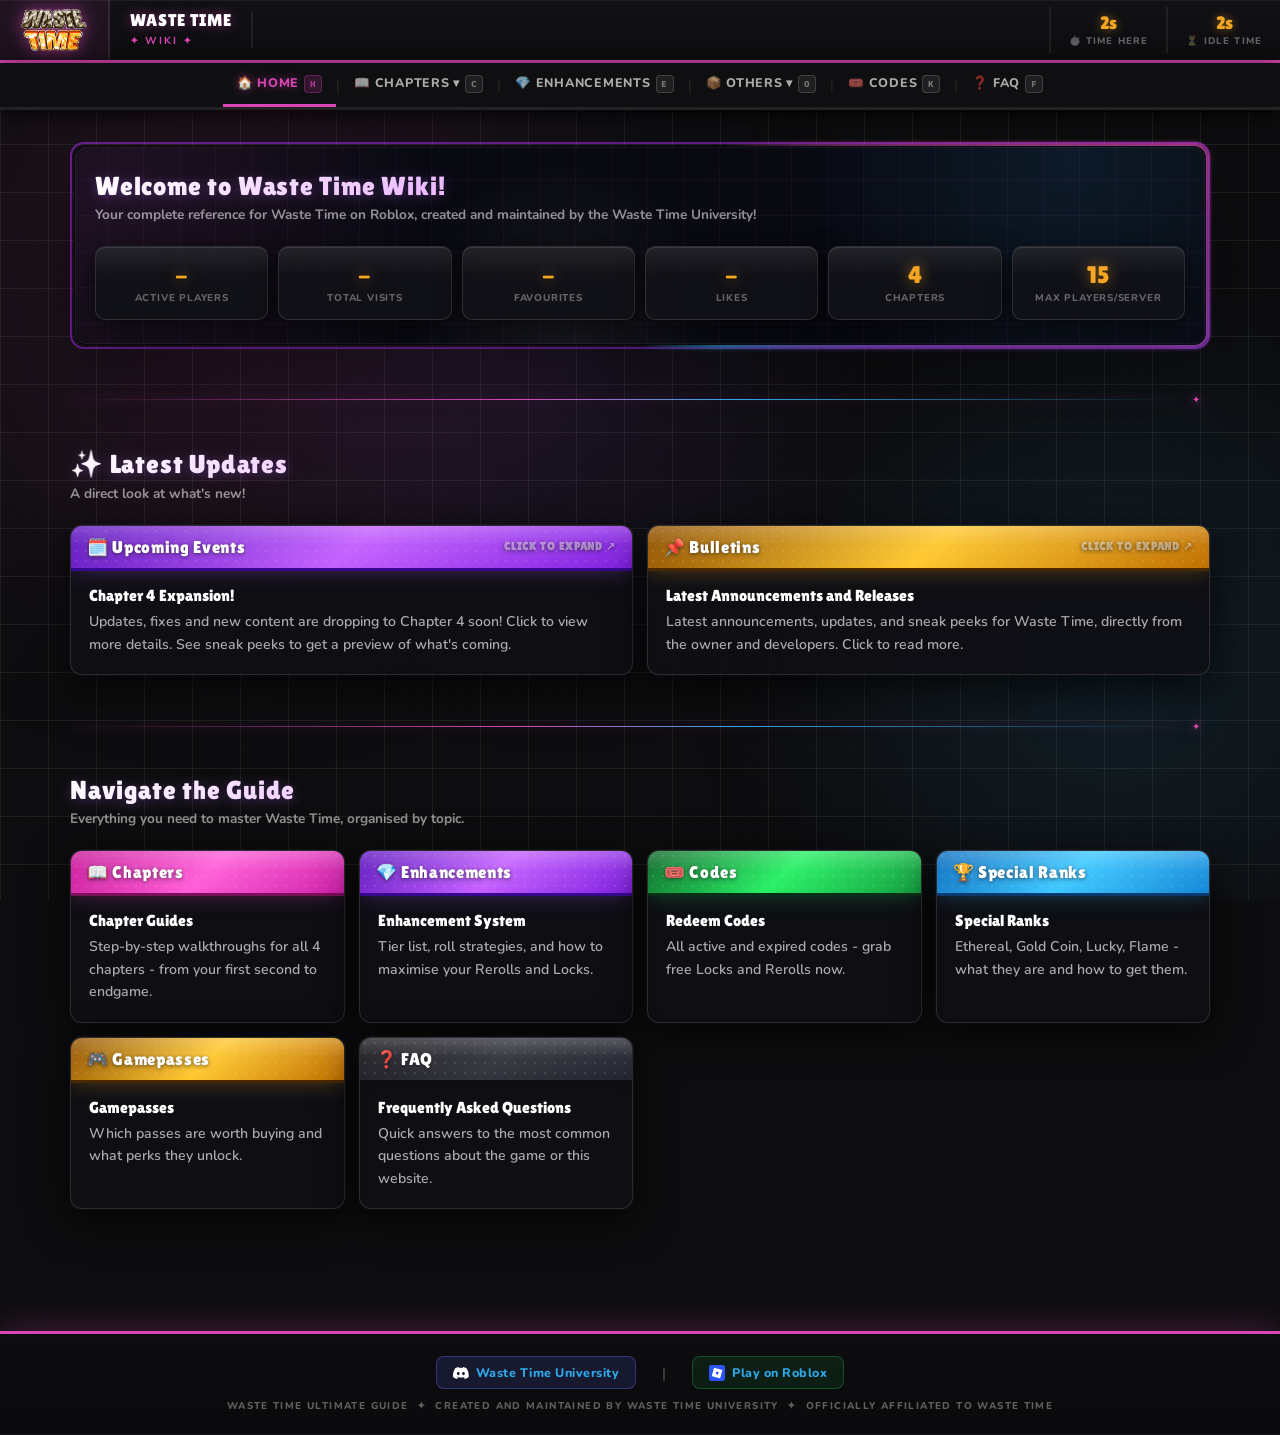
<file: index.html>
<!DOCTYPE html>
<html lang="en">
<head>
<meta charset="UTF-8"/>
<meta name="viewport" content="width=device-width, initial-scale=1.0"/>

<title>Waste Time Wiki</title>
<link rel="icon" type="image/png" href="img/favicon.png">
<script>
  const cssLink = document.createElement('link');
  cssLink.rel = 'stylesheet';
  cssLink.href = `styles.css?${Date.now()}`;
  document.head.appendChild(cssLink);
</script>

<link rel="preconnect" href="https://fonts.googleapis.com">
<link rel="preconnect" href="https://fonts.gstatic.com" crossorigin>

<link href="https://fonts.googleapis.com/css2?family=Lilita+One&family=Nunito:wght@400;600;700;800;900&display=swap" rel="stylesheet"/>
<link href="https://fonts.googleapis.com/css2?family=Source+Code+Pro:ital,wght@0,200..900;1,200..900&display=swap" rel="stylesheet">
<link href="https://fonts.googleapis.com/css2?family=Rajdhani:wght@500;600;700&family=Oxanium:wght@400;600;700;800&display=swap" rel="stylesheet">
</head>

<body>

<div id="scroll-progress"></div>
<canvas id="bg-canvas"></canvas>

<!-- -- HEADER -- -->
<header class="site-header">
  <div class="header-logo-wrap">
    <img src="img/l_ogo.webp" alt="Waste Time" class="header-logo" onerror="this.style.display='none'"/>
  </div>
  <div class="header-title-block">
    <div class="header-title">WASTE TIME</div>
    <div class="header-sub">✦ Wiki ✦</div>
  </div>
  <div class="header-stats">
    <div class="hstat" title="Time you've spent on this guide">
      <span class="hstat-val" id="hdr-session">0s</span>
      <span class="hstat-lbl">⏱️ Time Here</span>
    </div>
    <div class="hstat">
      <span class="hstat-val" id="hdr-counter">0s</span>
      <span class="hstat-lbl">⏳ Idle Time</span>
    </div>
  </div>
  <button class="nav-hamburger" id="nav-hamburger" onclick="toggleMobileNav()" aria-label="Menu">☰</button>
</header>

<!-- -- NAV -- -->
<nav class="nav-wrapper">
  <div class="nav-inner">
  </div>
  <div class="nav-links" id="nav-links">
    <button class="nav-btn" id="nav-home" onclick="showTab('home');closeMobileNav()">🏠 Home<span class="kbd-hint">H</span></button>
    <span class="nav-sep">|</span>
    <div class="nav-group">
      <button class="nav-btn" id="nav-chapters" onclick="showTab('chapters');closeMobileNav()">📖 Chapters ▾<span class="kbd-hint">C</span></button>
      <div class="nav-dropdown">
        <button class="nav-dropdown-item" onclick="showTab('chapters');showChapter(1);closeMobileNav()">Chapter 1</button>
        <button class="nav-dropdown-item" onclick="showTab('chapters');showChapter(2);closeMobileNav()">Chapter 2</button>
        <button class="nav-dropdown-item" onclick="showTab('chapters');showChapter(3);closeMobileNav()">Chapter 3</button>
        <button class="nav-dropdown-item" onclick="showTab('chapters');showChapter(4);closeMobileNav()">Chapter 4</button>
      </div>
    </div>
    <span class="nav-sep">|</span>
    <button class="nav-btn" id="nav-enhancements" onclick="showTab('enhancements');closeMobileNav()">💎 Enhancements<span class="kbd-hint">E</span></button>
    <span class="nav-sep">|</span>
    <div class="nav-group">
      <button class="nav-btn" id="nav-others" onclick="showTab('others');closeMobileNav()">📦 Others ▾<span class="kbd-hint">O</span></button>
      <div class="nav-dropdown">
        <button class="nav-dropdown-item" onclick="showTab('others');showOthersTab('special-ranks');closeMobileNav()">🏆 Special Ranks</button>
        <button class="nav-dropdown-item" onclick="showTab('others');showOthersTab('gamepasses');closeMobileNav()">🎮 Gamepasses</button>
      </div>
    </div>
    <span class="nav-sep">|</span>
    <button class="nav-btn" id="nav-codes" onclick="showTab('codes');closeMobileNav()">🎟️ Codes<span class="kbd-hint">K</span></button>
    <span class="nav-sep">|</span>
    <button class="nav-btn" id="nav-faq" onclick="showTab('faq');closeMobileNav()">❓ FAQ<span class="kbd-hint">F</span></button>
  </div>
</nav>

<!-- -- MAIN -- -->
<main class="site-main">

  <!-- HOME -->
  <div id="tab-home" class="tab-panel">
    <div class="section-block">
    <div class="hero-panel-outer" style="border: 2.5px solid rgba(157, 42, 224, 0.621);">
    <div class="hero-panel">
      <div class="hero-grid-bg"></div>
      <div class="hero-panel-content">
      <div class="section-title">Welcome to Waste Time Wiki!</div>
      <div class="section-sub">Your complete reference for Waste Time on Roblox, created and maintained by the Waste Time University!</div>
      <div class="quick-stat-grid">
        <div class="quick-stat">
          <span class="quick-stat-num" id="stat-active"><span class="skel"></span></span>
          <span class="quick-stat-label">Active Players</span>
          <span class="live-badge" id="live-badge" style="display:none;"><span class="live-dot"></span>LIVE</span>
        </div>
        <div class="quick-stat"><span class="quick-stat-num" id="stat-visits"><span class="skel"></span></span><span class="quick-stat-label">Total Visits</span></div>
        <div class="quick-stat"><span class="quick-stat-num" id="stat-favorites"><span class="skel"></span></span><span class="quick-stat-label">Favourites</span></div>
        <div class="quick-stat"><span class="quick-stat-num" id="stat-likes"><span class="skel"></span></span><span class="quick-stat-label">Likes</span></div>
        <div class="quick-stat"><span class="quick-stat-num">4</span><span class="quick-stat-label">Chapters</span></div>
        <div class="quick-stat"><span class="quick-stat-num" id="stat-maxplayers"><span class="skel"></span></span><span class="quick-stat-label">Max Players/Server</span></div>
      </div>
      </div><!-- end hero-panel-content -->
    </div><!-- end hero-panel -->
    </div><!-- end hero-panel-outer -->
    </div><!-- end section-block -->

    <div class="glow-divider"></div>

        <div class="section-block">
      <div class="section-title">✨ Latest Updates</div> <!--Need to update on arrival of new data...-->
      <div class="section-sub">A direct look at what's new!</div>
      <div class="hero-2col">
        <div class="game-panel home-expand-card" style="cursor:pointer;" onclick="openModal('modal-events')">
          <div class="panel-bar purple">
            <span>🗓️ Upcoming Events</span>
            <span style="margin-left:auto;font-size:0.7rem;font-weight:800;color:rgba(255,255,255,0.45);letter-spacing:0.08em;">CLICK TO EXPAND ↗</span>
          </div>
          <div class="panel-body">
            <div class="card-title">Chapter 4 Expansion!</div>
            <div class="card-body">Updates, fixes and new content are dropping to Chapter 4 soon! Click to view more details. See sneak peeks to get a preview of what's coming.</div>
          </div>
        </div>
        <div class="game-panel home-expand-card" style="cursor:pointer;" onclick="openModal('modal-bulletins')">
          <div class="panel-bar gold">
            <span>📌 Bulletins</span>
            <span style="margin-left:auto;font-size:0.7rem;font-weight:800;color:rgba(255,255,255,0.45);letter-spacing:0.08em;">CLICK TO EXPAND ↗</span>
          </div>
          <div class="panel-body">
            <div class="card-title">Latest Announcements and Releases</div>
            <div class="card-body">Latest announcements, updates, and sneak peeks for Waste Time, directly from the owner and developers. Click to read more.</div>
          </div>
        </div>
      </div>
    </div>

    <div class="glow-divider"></div>

    <div class="section-block">
      <div class="section-title">Navigate the Guide</div>
      <div class="section-sub">Everything you need to master Waste Time, organised by topic.</div>
      <div class="panel-grid" style="grid-template-columns:repeat(auto-fit,minmax(220px,1fr));">
        <div class="game-panel nav-guide-card" style="cursor:pointer" onclick="showTab('chapters');showChapter(1)">
          <div class="panel-bar pink"><span>📖 Chapters</span></div>
          <div class="panel-body">
            <div class="card-title">Chapter Guides</div>
            <div class="card-body">Step-by-step walkthroughs for all 4 chapters - from your first second to endgame.</div>
          </div>
        </div>
        <div class="game-panel nav-guide-card" style="cursor:pointer" onclick="showTab('enhancements')">
          <div class="panel-bar purple"><span>💎 Enhancements</span></div>
          <div class="panel-body">
            <div class="card-title">Enhancement System</div>
            <div class="card-body">Tier list, roll strategies, and how to maximise your Rerolls and Locks.</div>
          </div>
        </div>
        <div class="game-panel nav-guide-card" style="cursor:pointer" onclick="showTab('codes')">
          <div class="panel-bar green"><span>🎟️ Codes</span></div>
          <div class="panel-body">
            <div class="card-title">Redeem Codes</div>
            <div class="card-body">All active and expired codes - grab free Locks and Rerolls now.</div>
          </div>
        </div>
        <div class="game-panel nav-guide-card" style="cursor:pointer" onclick="showTab('others');showOthersTab('special-ranks')">
          <div class="panel-bar blue"><span>🏆 Special Ranks</span></div>
          <div class="panel-body">
            <div class="card-title">Special Ranks</div>
            <div class="card-body">Ethereal, Gold Coin, Lucky, Flame - what they are and how to get them.</div>
          </div>
        </div>
        <div class="game-panel nav-guide-card" style="cursor:pointer" onclick="showTab('others');showOthersTab('gamepasses')">
          <div class="panel-bar gold"><span>🎮 Gamepasses</span></div>
          <div class="panel-body">
            <div class="card-title">Gamepasses</div>
            <div class="card-body">Which passes are worth buying and what perks they unlock.</div>
          </div>
        </div>
        <div class="game-panel nav-guide-card" style="cursor:pointer" onclick="showTab('faq')">
          <div class="panel-bar dark"><span>❓ FAQ</span></div>
          <div class="panel-body">
            <div class="card-title">Frequently Asked Questions</div>
            <div class="card-body">Quick answers to the most common questions about the game or this website.</div>
          </div>
        </div>
      </div>
    </div>
  </div>

  <!-- CHAPTERS -->
  <div id="tab-chapters" class="tab-panel">
    <div class="section-title">Chapter Guides</div>
    <div class="section-sub">Select a chapter below.</div>
    <div class="chapter-tab-row">
      <button class="chapter-pill" onclick="showChapter(1)">Chapter 1</button>
      <button class="chapter-pill"        onclick="showChapter(2)">Chapter 2</button>
      <button class="chapter-pill"        onclick="showChapter(3)">Chapter 3</button>
      <button class="chapter-pill"        onclick="showChapter(4)">Chapter 4</button>
    </div>

    <div id="chapter-1" class="chapter-content">
      <div class="game-panel" style="margin-bottom:14px;">
        <div class="panel-bar pink"><span>📖 Chapter 1</span></div>
        <div class="panel-body"><div class="card-title">-</div><div class="card-body">-</div></div>
      </div>
      <div class="panel-grid">
        <div class="game-panel"><div class="panel-bar gold"><span>💰 Currency</span></div><div class="panel-body"><div class="card-title">-</div><div class="card-body">-</div></div></div>
        <div class="game-panel"><div class="panel-bar blue"><span>🎯 Milestones</span></div><div class="panel-body"><div class="card-title">-</div><div class="card-body">-</div></div></div>
        <div class="game-panel"><div class="panel-bar green"><span>💡 Tips</span></div><div class="panel-body"><div class="card-title">-</div><div class="card-body">-</div></div></div>
      </div>
    </div>

    <div id="chapter-2" class="chapter-content" style="display:none;">
      <div class="game-panel" style="margin-bottom:14px;">
        <div class="panel-bar blue"><span>📖 Chapter 2</span></div>
        <div class="panel-body"><div class="card-title">-</div><div class="card-body">-</div></div>
      </div>
      <div class="coming-soon"><span class="coming-soon-icon">⚙️</span><h3>Data Incoming</h3><p>-</p></div>
    </div>

    <div id="chapter-3" class="chapter-content" style="display:none;">
      <div class="game-panel" style="margin-bottom:14px;">
        <div class="panel-bar gold"><span>📖 Chapter 3</span></div>
        <div class="panel-body"><div class="card-title">-</div><div class="card-body">-</div></div>
      </div>
      <div class="coming-soon"><span class="coming-soon-icon">⚙️</span><h3>Data Incoming</h3><p>-</p></div>
    </div>

    <div id="chapter-4" class="chapter-content" style="display:none;">
      <div class="game-panel" style="margin-bottom:14px;">
        <div class="panel-bar purple"><span>📖 Chapter 4</span></div>
        <div class="panel-body"><div class="card-title">-</div><div class="card-body">-</div></div>
      </div>
      <div class="coming-soon"><span class="coming-soon-icon">⚙️</span><h3>Data Incoming</h3><p>-</p></div>
    </div>
  </div>

  <!-- ENHANCEMENTS -->
  <div id="tab-enhancements" class="tab-panel">

    <div class="section-title">💎 Enhancements</div>
    <div class="section-sub">Randomised boost multipliers applied to each in-game currency - one of the most impactful progression systems in Waste Time.</div>

    <!-- Updated pill -->
    <div class="updated-pill"><span class="blink-dot"></span>Last Updated: 28 May 2026, 5:30 PM (UTC)</div>

    <!-- Enhancement banner -->
    <div class="enh-screenshot-wrap">
      <img src="img/EnhImg.png" alt="Image of the enhancements area - glowing crystals and pink energy in Waste Time" class="enh-screenshot">
      <div class="enh-screenshot-overlay">
        <span class="enh-screenshot-tag">✦ Enhancement Area</span>
      </div>
    </div>

    <!-- Intro paragraph -->
    <div style="padding:16px 18px;border-radius:10px;background:rgba(255,255,255,0.03);border:1.5px solid rgba(255,255,255,0.07);margin-bottom:22px;font-size:0.88rem;font-weight:600;color:rgba(255,255,255,0.62);line-height:1.75;">
      <strong style="color:#fff;font-size:0.95rem;">Enhancements</strong> are a randomised multiplier system in Waste Time that applies a permanent boost to the gain rate of most in-game currencies. Once unlocked at <span style="color:var(--gold);font-weight:800;">1 Sx Time</span> in Chapter 1, most currencies you own receives its own enhancement slot. You spend a <span style="color:#a855f7;font-weight:800;">Reroll</span> to randomly assign a new tier to a slot, and a <span style="color:#2ea8e8;font-weight:800;">Lock</span> to protect a slot you're happy with, from future rerolls. Tiers range from the common <span style="color:#22c45e;font-weight:800;">F (1×)</span> all the way up to the best <span style="color:#d946ef;font-weight:800;">P+ (49.99×)</span> - a multiplier difference that can compress days of grinding into hours. The two highest tiers, P and P+, are gated behind the <span style="color:#a855f7;font-weight:800;">Chapter 2 Upgrade Tree</span>, making that upgrade a significant progression milestone. Managing your Rerolls and Locks strategically - prioritising high-tier rolls on your most active currencies and using Locks to protect them - is one of the highest-leverage habits in the game.
    </div>
    <div style="display:flex;gap:8px;flex-wrap:wrap;margin-bottom:26px;">
      <span class="enh-pill green">✅ Unlocked at 1 Sx Time - Chapter 1</span>
      <span class="enh-pill purple">🔒 P &amp; P+ require CH2 Upgrade Tree</span>
      <span class="enh-pill blue">🪙 Applies to most in-game currencies</span>
      <span class="enh-pill gold">📊 10 tiers total</span>
    </div>

    <!-- Row 1: What are they + Why they matter -->
    <div class="hero-2col" style="margin-bottom:16px;align-items:start;">
      <div class="game-panel">
        <div class="panel-bar purple"><span>💎 What Are Enhancements?</span></div>
        <div class="panel-body" style="display:flex;flex-direction:column;gap:8px;">
          <div class="method-card">
            <div class="method-icon">🎲</div>
            <div>
              <div class="method-title">Randomised Boosts</div>
              <div class="method-desc">Each currency gets a randomly assigned enhancement tier when you <span style="color:#fbbf24;font-weight:800;">Reroll</span>. The tier determines the <span style="color:var(--gold);font-weight:800;">multiplier</span> applied to that currency's gain rate.</div>
            </div>
          </div>
          <div class="method-card">
            <div class="method-icon">🔒</div>
            <div>
              <div class="method-title">Locking Good Rolls</div>
              <div class="method-desc">Found a great tier? Spend a <span style="color:#2ea8e8;font-weight:800;">Lock</span> to preserve it. Locked slots are untouched by future rerolls, letting you protect high-value enhancements.</div>
            </div>
          </div>
          <div class="method-card">
            <div class="method-icon">🔑</div>
            <div>
              <div class="method-title">Unlock Condition</div>
              <div class="method-desc">The Enhancement system unlocks in <span style="color:#22c45e;font-weight:800;">Chapter 1</span> once you reach <span style="color:var(--gold);font-weight:800;">1 Sx Time</span>. Every currency you subsequently unlock will receive an enhancement slot.</div>
            </div>
          </div>
        </div>
      </div>

      <div class="game-panel">
        <div class="panel-bar gold"><span>⚡ Why Enhancements Matter</span></div>
        <div class="panel-body">
          <div class="stat-row"><div class="stat-label">Best tier before CH2 Upgrade Tree</div><div class="stat-value" style="color:#ff4444;">S++ : 14.99×</div></div>
          <div class="stat-row"><div class="stat-label">Best tier with CH2 Upgrade Tree</div><div class="stat-value" style="color:#d946ef;">P+ : 49.99×</div></div>
          <div class="stat-row"><div class="stat-label">Applies to</div><div class="stat-value" style="color:#2ea8e8;">All currencies</div></div>
          <div class="stat-row"><div class="stat-label">Boost type</div><div class="stat-value" style="color:#22c45e;">Multiplicative</div></div>
          <div style="margin-top:14px;padding:12px;border-radius:8px;background:rgba(245,166,35,0.08);border:1.5px solid rgba(245,166,35,0.3);">
            <div style="font-size:0.75rem;font-weight:800;color:var(--gold);margin-bottom:5px;">⚠️ High Impact System</div>
            <div style="font-size:0.82rem;font-weight:600;color:rgba(255,255,255,0.6);line-height:1.6;">Enhancement multipliers are <span style="color:var(--gold);font-weight:800;">extremely impactful</span> - the gap between F-tier and P+-tier on a primary currency can save <span style="color:#ef4444;font-weight:800;">hours or even days</span> of grinding. Prioritise locking high-tier rolls on your most-used currencies first.</div>
          </div>
          <div style="margin-top:10px;padding:12px;border-radius:8px;background:rgba(168,85,247,0.08);border:1.5px solid rgba(168,85,247,0.3);">
            <div style="font-size:0.75rem;font-weight:800;color:#c084fc;margin-bottom:5px;">💡 Pre-CH2 Milestone</div>
            <div style="font-size:0.82rem;font-weight:600;color:rgba(255,255,255,0.6);line-height:1.6;">Without the <span style="color:#a855f7;font-weight:800;">Chapter 2 Upgrade Tree</span>, the highest tier you can roll is <span style="color:#ff4444;font-weight:800;">S++</span> (14.99×). Getting S++ across all active currencies before CH2 is a strong progression target, if you have enough <span style="color:#2ea8e8;font-weight:800;">Locks</span> and <span style="color:#fbbf24;font-weight:800;">Rerolls</span>.</div>
          </div>
        </div>
      </div>
    </div>

    <!-- Enhancement Tiers -->
    <div class="game-panel" style="margin-bottom:16px;" data-no-tilt>
      <div class="panel-bar purple"><span>📊 All Enhancement Tiers</span></div>
      <div class="panel-body">
        <div style="display:flex;align-items:center;justify-content:space-between;flex-wrap:wrap;gap:8px;margin-bottom:10px;">
          <div style="font-size:0.78rem;font-weight:700;color:rgba(255,255,255,0.38);">Click any tier row to expand details - click again to close. Tiers marked 🔒 require the <span style="color:#a855f7;">CH2 Upgrade Tree</span> to appear in your roll pool.</div>
          <button id="compare-toggle-btn" class="compare-toggle-btn" onclick="toggleCompareMode()">⚡ Compare Tiers</button>
        </div>
        <!-- Compare slot picker panel -->
        <div id="compare-slot-panel">
          <div class="compare-slots-row">
            <div class="compare-slot" id="compare-slot-a">
              <div class="compare-slot-label">Tier A</div>
              <div class="compare-slot-tier" id="slot-a-tier">-</div>
              <div class="compare-slot-mult" id="slot-a-mult" style="display:none;"></div>
              <div class="compare-slot-empty-hint" id="slot-a-hint">Drag or tap a tier row</div>
            </div>
            <div class="compare-vs-divider">VS</div>
            <div class="compare-slot" id="compare-slot-b">
              <div class="compare-slot-label">Tier B</div>
              <div class="compare-slot-tier" id="slot-b-tier">-</div>
              <div class="compare-slot-mult" id="slot-b-mult" style="display:none;"></div>
              <div class="compare-slot-empty-hint" id="slot-b-hint">Drag or tap a tier row</div>
            </div>
          </div>
          <div class="compare-step-hint" id="compare-step-hint">👇 Drag or tap any tier row to select Tier A</div>
          <button class="compare-reset-btn" onclick="resetCompareSlots()">↺ Reset Selection</button>
          <div class="compare-drag-hint"><span class="drag-icon">☰</span> Drag rows onto slots - works on mobile too</div>
        </div>
        <div class="tier-hint" id="tier-hint">👆 tap a row to see tips &amp; advice</div>
        <!-- Table header -->
        <div class="tier-list-header" style="display:grid;grid-template-columns:60px 1fr 110px 90px;gap:14px;padding:0 14px 10px;font-size:0.62rem;font-weight:800;letter-spacing:0.14em;text-transform:uppercase;color:rgba(255,255,255,0.3);">
          <div>Tier</div><div>Roll Chance</div><div style="text-align:right;">Multiplier</div><div style="text-align:right;">Access</div>
        </div>
        <!-- F -->
        <div class="tier-row" onclick="enhTierClick(this,'F')" style="--tier-grad:linear-gradient(90deg,#22c45e,transparent);">
          <div class="tier-left-bar" style="background:#22c45e;"></div>
          <div class="tier-badge" style="color:#22c45e;border-color:#22c45e;">F</div>
          <div class="tier-rarity">18.78%</div>
          <div class="tier-boost" style="color:#22c45e;">1×</div>
          <div class="tier-access" style="color:rgba(255,255,255,0.3);">Base</div>
        </div>
        <!-- D -->
        <div class="tier-row" onclick="enhTierClick(this,'D')" style="--tier-grad:linear-gradient(90deg,#4ade80,transparent);">
          <div class="tier-left-bar" style="background:#4ade80;"></div>
          <div class="tier-badge" style="color:#4ade80;border-color:#4ade80;">D</div>
          <div class="tier-rarity">17.84%</div>
          <div class="tier-boost" style="color:#4ade80;">1.5×</div>
          <div class="tier-access" style="color:rgba(255,255,255,0.3);">Base</div>
        </div>
        <!-- C -->
        <div class="tier-row" onclick="enhTierClick(this,'C')" style="--tier-grad:linear-gradient(90deg,#bef264,transparent);">
          <div class="tier-left-bar" style="background:#bef264;"></div>
          <div class="tier-badge" style="color:#bef264;border-color:#bef264;">C</div>
          <div class="tier-rarity">15.96%</div>
          <div class="tier-boost" style="color:#bef264;">2.2×</div>
          <div class="tier-access" style="color:rgba(255,255,255,0.3);">Base</div>
        </div>
        <!-- B -->
        <div class="tier-row" onclick="enhTierClick(this,'B')" style="--tier-grad:linear-gradient(90deg,#fbbf24,transparent);">
          <div class="tier-left-bar" style="background:#fbbf24;"></div>
          <div class="tier-badge" style="color:#fbbf24;border-color:#fbbf24;">B</div>
          <div class="tier-rarity">14.08%</div>
          <div class="tier-boost" style="color:#fbbf24;">3.5×</div>
          <div class="tier-access" style="color:rgba(255,255,255,0.3);">Base</div>
        </div>
        <!-- A -->
        <div class="tier-row" onclick="enhTierClick(this,'A')" style="--tier-grad:linear-gradient(90deg,#f59e0b,transparent);">
          <div class="tier-left-bar" style="background:#f59e0b;"></div>
          <div class="tier-badge" style="color:#f59e0b;border-color:#f59e0b;">A</div>
          <div class="tier-rarity">11.27%</div>
          <div class="tier-boost" style="color:#f59e0b;">5×</div>
          <div class="tier-access" style="color:rgba(255,255,255,0.3);">Base</div>
        </div>
        <!-- S -->
        <div class="tier-row" onclick="enhTierClick(this,'S')" style="--tier-grad:linear-gradient(90deg,#f97316,transparent);">
          <div class="tier-left-bar" style="background:#f97316;"></div>
          <div class="tier-badge" style="color:#f97316;border-color:#f97316;">S</div>
          <div class="tier-rarity">9.39%</div>
          <div class="tier-boost" style="color:#f97316;">7.7×</div>
          <div class="tier-access" style="color:rgba(255,255,255,0.3);">Base</div>
        </div>
        <!-- S+ -->
        <div class="tier-row" onclick="enhTierClick(this,'S+')" style="--tier-grad:linear-gradient(90deg,#ef4444,transparent);">
          <div class="tier-left-bar" style="background:#ef4444;"></div>
          <div class="tier-badge" style="color:#ef4444;border-color:#ef4444;">S+</div>
          <div class="tier-rarity">7.51%</div>
          <div class="tier-boost" style="color:#ef4444;">10.99×</div>
          <div class="tier-access" style="color:rgba(255,255,255,0.3);">Base</div>
        </div>
        <!-- S++ - peak before CH2 -->
        <div class="tier-row" onclick="enhTierClick(this,'S++')" style="background:rgba(255,30,30,0.06);border-color:rgba(255,50,50,0.2);--tier-grad:linear-gradient(90deg,#ff2222,transparent);">
          <div class="tier-left-bar" style="background:#ff2222;"></div>
          <div class="tier-badge" style="color:#ff2222;border-color:#ff2222;text-shadow:0 0 8px rgba(255,50,50,0.7);">S++</div>
          <div class="tier-rarity">1.88%</div>
          <div class="tier-boost" style="color:#ff2222;text-shadow:0 0 10px rgba(255,50,50,0.5);">14.99×</div>
          <div class="tier-access" style="color:#ff6666;font-weight:800;">CH1 Peak (Base)</div>
        </div>
        <!-- Locked divider -->
        <div style="display:flex;align-items:center;gap:10px;margin:14px 0 10px;">
          <div style="flex:1;height:1px;background:linear-gradient(90deg,transparent,rgba(168,85,247,0.55));"></div>
          <div style="font-size:0.7rem;font-weight:800;color:#a855f7;letter-spacing:0.1em;white-space:nowrap;">🔒 CHAPTER 2 UPGRADE TREE REQUIRED</div>
          <div style="flex:1;height:1px;background:linear-gradient(90deg,rgba(168,85,247,0.55),transparent);"></div>
        </div>
        <!-- P -->
        <div class="tier-row" onclick="enhTierClick(this,'P')" style="background:rgba(168,85,247,0.06);border-color:rgba(168,85,247,0.2);--tier-grad:linear-gradient(90deg,#a855f7,transparent);">
          <div class="tier-left-bar" style="background:#a855f7;"></div>
          <div class="tier-badge" style="color:#a855f7;border-color:#a855f7;text-shadow:0 0 8px rgba(168,85,247,0.8);">P</div>
          <div class="tier-rarity">3.29%</div>
          <div class="tier-boost" style="color:#a855f7;text-shadow:0 0 10px rgba(168,85,247,0.5);">25.99×</div>
          <div class="tier-access" style="color:#a855f7;font-weight:800;">🔒 100m Stars</div>
        </div>
        <!-- P+ -->
        <div class="tier-row" onclick="enhTierClick(this,'P+')" style="background:rgba(217,70,239,0.07);border-color:rgba(217,70,239,0.25);--tier-grad:linear-gradient(90deg,#d946ef,transparent);">
          <div class="tier-left-bar" style="background:#d946ef;"></div>
          <div class="tier-badge" style="color:#d946ef;border-color:#d946ef;text-shadow:0 0 8px rgba(217,70,239,0.8);">P+</div>
          <div class="tier-rarity">7.5%</div>
          <div class="tier-boost" style="color:#d946ef;text-shadow:0 0 10px rgba(217,70,239,0.5);">49.99×</div>
          <div class="tier-access" style="color:#d946ef;font-weight:800;">🔒 1 Qa Stars</div>
        </div>
        <!-- Detail expand box -->
        <div id="enh-tier-detail"><div class="enh-detail-inner"></div></div>
        <!-- Tier comparison box -->
        <div id="tier-compare-box"><div class="compare-inner" id="compare-inner"></div></div>
      </div>
    </div>

    <!-- Currencies -->
    <div class="game-panel" data-no-tilt style="margin-bottom:16px;">
      <div class="panel-bar blue"><span>🪙 Currencies with Enhancements</span></div>
      <div class="panel-body">
        <div style="font-size:0.83rem;font-weight:600;color:rgba(255,255,255,0.55);margin-bottom:16px;line-height:1.6;">
          Nearly <span style="color:var(--gold);font-weight:800;">every currency</span> across all four chapters has an enhancement slot. Some Chapter 3 currencies require specific upgrade nodes before their enhancement slot is available - details shown per currency below.
        </div>
        <div style="display:grid;grid-template-columns:repeat(auto-fit,minmax(200px,1fr));gap:12px;">

          <!-- CH1 -->
          <div class="ch-block" style="border-color:rgba(46,168,232,0.3);">
            <div class="ch-header" style="background:linear-gradient(135deg,#0d6ec0,#3ec8ff);">📖 Chapter 1</div>
            <div class="ch-body" style="background:rgba(46,168,232,0.05);">
              <div class="sim-ccy-row">
                <div class="ccy-icon" style="background:rgba(245,166,35,0.15);">⏳</div><div class="ccy-name">Time</div>
              </div>
              <div class="sim-ccy-row">
                <div class="ccy-icon" style="background:rgba(217,70,180,0.15);">♾️</div><div class="ccy-name">Eons</div>
              </div>
              <div class="sim-ccy-row">
                <div class="ccy-icon" style="background:rgba(255,80,80,0.15);">🌌</div><div class="ccy-name">Universes</div>
              </div>
              <div class="sim-ccy-row stars-extends-to-ch2" style="flex-direction:column;align-items:flex-start;gap:6px;position:relative;background:rgba(79, 74, 0, 0.15)">
                <div style="display:flex;align-items:center;gap:10px;width:100%;">
                  <div class="ccy-icon" style="background:rgba(255, 245, 100, 0.15);">⭐</div>
                  <div class="ccy-name">Stars</div>
                  <span style="margin-left:auto;font-size:0.6rem;font-weight:900;letter-spacing:0.1em;padding:3px 8px;border-radius:4px;background:rgba(100,200,255,0.2);border:1px solid rgba(100,200,255,0.4);color:#5ac8ff;">↓ EXTENDS TO C2</span>
                </div>
              </div>
            </div>
          </div>

          <!-- CH2 -->
          <div class="ch-block" style="border-color:rgba(168,85,247,0.3);">
            <div class="ch-header" style="background:linear-gradient(135deg,#6018c0,#c460ff);">📖 Chapter 2</div>
            <div class="ch-body" style="background:rgba(168,85,247,0.05);">
              <div class="sim-ccy-row">
                <div class="ccy-icon" style="background:rgba(245,166,35,0.15);">⏱️</div><div class="ccy-name">Grand Time</div>
              </div>
              <div class="sim-ccy-row">
                <div class="ccy-icon" style="background:rgba(100,200,130,0.15);">🌿</div><div class="ccy-name">Generations</div>
              </div>
            </div>
          </div>

          <!-- CH3 -->
          <div class="ch-block" style="border-color:rgba(34,196,94,0.3);">
            <div class="ch-header" style="background:linear-gradient(135deg,#0c6828,#28f065);">📖 Chapter 3</div>
            <div class="ch-body" style="background:rgba(34,196,94,0.05);">
              <!-- Fragments - Lamppost -->
              <div class="sim-ccy-row" style="flex-direction:column;align-items:flex-start;gap:4px;">
                <div style="display:flex;align-items:center;gap:10px;width:100%;">
                  <div class="ccy-icon" style="background:rgba(180,180,255,0.15);">💎</div>
                  <div class="ccy-name">Fragments</div>
                </div>
                <div style="font-size:0.68rem;color:rgba(255,255,255,0.35);font-weight:700;padding-left:42px;">🔒 CH3 Lamppost: 350 Sx Fragments</div>
              </div>
              <!-- Mercury - Lamppost -->
              <div class="sim-ccy-row" style="flex-direction:column;align-items:flex-start;gap:4px;">
                <div style="display:flex;align-items:center;gap:10px;width:100%;">
                  <div class="ccy-icon" style="background:rgba(180,180,180,0.12);">🪨</div>
                  <div class="ccy-name">Mercury</div>
                </div>
                <div style="font-size:0.68rem;color:rgba(255,255,255,0.35);font-weight:700;padding-left:42px;">🔒 CH3 Lamppost: 350 Sx Fragments</div>
              </div>
              <!-- Dark Fragments - Tree -->
              <div class="sim-ccy-row" style="flex-direction:column;align-items:flex-start;gap:4px;">
                <div style="display:flex;align-items:center;gap:10px;width:100%;">
                  <div class="ccy-icon" style="background:rgba(40,40,80,0.5);">🖤</div>
                  <div class="ccy-name">Dark Fragments</div>
                </div>
                <div style="font-size:0.68rem;color:rgba(255,255,255,0.35);font-weight:700;padding-left:42px;">🔒 Evolved Tree: 15m D. Stars</div>
              </div>
              <!-- Dark Stars - Tree -->
              <div class="sim-ccy-row" style="flex-direction:column;align-items:flex-start;gap:4px;">
                <div style="display:flex;align-items:center;gap:10px;width:100%;">
                  <div class="ccy-icon" style="background:rgba(40,40,80,0.5);">✦</div>
                  <div class="ccy-name">Dark Stars</div>
                </div>
                <div style="font-size:0.68rem;color:rgba(255,255,255,0.35);font-weight:700;padding-left:42px;">🔒 Evolved Tree: 92.5m D. Stars</div>
              </div>
            </div>
          </div>

          <!-- CH4 -->
          <div class="ch-block" style="border-color:rgba(245,166,35,0.2);">
            <div class="ch-header" style="background:linear-gradient(135deg,#905000,#ffc830);">📖 Chapter 4</div>
            <div class="ch-body" style="background:rgba(245,166,35,0.04);text-align:center;padding:24px 12px;color:rgba(255,255,255,0.3);font-size:0.82rem;font-weight:700;">No enhancements available yet...</div>
          </div>

        </div>
      </div>
    </div>

    <!-- Getting Rerolls & Locks -->
    <div class="game-panel" style="margin-bottom:16px;" data-no-tilt>
      <div class="panel-bar green"><span>🎲 Getting Rerolls &amp; Locks</span></div>
      <div class="panel-body">
        <div style="font-size:0.83rem;font-weight:600;color:rgba(255,255,255,0.55);margin-bottom:14px;line-height:1.6;">Multiple sources exist for both Rerolls and Locks. Listed below from most to least effective for consistent free gain.</div>
        <div class="method-card">
          <div class="method-icon">🎪</div>
          <div>
            <div class="method-title">Event Drops &nbsp;<span style="font-size:0.63rem;background:rgba(245,158,11,0.2);color:#f59e0b;padding:2px 8px;border-radius:5px;font-weight:800;">HIGHEST YIELD</span></div>
            <div class="method-desc">Participating in the <span style="color:#f59e0b;font-weight:800;">ongoing in-game event</span> regularly drops significant quantities of Locks and Rerolls. Staying active during events is one of the fastest ways to stockpile both.</div>
          </div>
        </div>
        <div class="method-card">
          <div class="method-icon">🎁</div>
          <div>
            <div class="method-title">Daily Rewards &nbsp;<span style="font-size:0.63rem;background:rgba(46,168,232,0.2);color:#2ea8e8;padding:2px 8px;border-radius:5px;font-weight:800;">CONSISTENT</span></div>
            <div class="method-desc">Logging in each day and collecting your <span style="color:#2ea8e8;font-weight:800;">Daily Reward</span> grants Locks and Rerolls among its rotating drops. Streak bonuses on later days (such as Day 7) increase yields significantly.</div>
          </div>
        </div>
        <div class="method-card">
          <div class="method-icon">⏱️</div>
          <div>
            <div class="method-title">Playtime Rewards &nbsp;<span style="font-size:0.63rem;background:rgba(74,222,128,0.2);color:#4ade80;padding:2px 8px;border-radius:5px;font-weight:800;">HIGHLY REWARDING</span></div>
            <div class="method-desc">The <span style="color:#4ade80;font-weight:800;">Playtime Rewards</span> system grants bundles of Locks, Rerolls, and other items as you accumulate time in-game. Check it regularly to claim milestones as they unlock.</div>
          </div>
        </div>
        <div class="method-card">
          <div class="method-icon">📺</div>
          <div>
            <div class="method-title">Watch Ad &nbsp;<span style="font-size:0.63rem;background:rgba(222, 210, 74, 0.2);color:#debc4a;padding:2px 8px;border-radius:5px;font-weight:800;">FREE REWARDS</span></div>
            <div class="method-desc">Available directly inside the Enhance menu. Watching an ad rewards <span style="color:#a855f7;font-weight:800;">+6 Rerolls</span> and <span style="color:#2ea8e8;font-weight:800;">+3 Locks</span> for free. Availability varies by region and time.</div>
          </div>
        </div>
        <div class="method-card">
          <div class="method-icon">🎟️</div>
          <div>
            <div class="method-title">Redeem Codes &nbsp;<span style="font-size:0.63rem;background:rgba(34,196,94,0.2);color:#22c45e;padding:2px 8px;border-radius:5px;font-weight:800;">EXTRA SOURCE</span></div>
            <div class="method-desc">Active codes frequently bundle large numbers of Locks and Rerolls. Check the <span style="color:#2ea8e8;font-weight:800;">Codes tab</span> on this site and redeem every code the moment it drops - this is consistently the best free source of both resources.</div>
          </div>
        </div>
        <div class="method-card">
          <div class="method-icon">⏱️</div>
          <div>
            <div class="method-title" style="color:rgba(255,255,255,0.55);">Passive Base Rate [ONLY IN CHAPTER 1] &nbsp;<span style="font-size:0.63rem;background:rgba(255,255,255,0.06);color:rgba(255,255,255,0.3);padding:2px 8px;border-radius:5px;font-weight:800;">SLOWEST</span></div>
            <div class="method-desc">Rerolls and Locks accrue passively around the clock, but the base rate is slow. Don't rely on this as your primary method - treat it as a bonus during long idle sessions.
              <div style="display:flex;gap:8px;margin-top:9px;flex-wrap:wrap;">
                <span style="background:rgba(168,85,247,0.15);border:1px solid rgba(168,85,247,0.3);padding:4px 12px;border-radius:6px;font-size:0.78rem;font-weight:800;color:#a855f7;">🎲 1 Reroll every 5 min (+2 every 5 min with <span style="color: #3cd1ff;">2x Rerolls</span> gamepass)</span>
                <span style="background:rgba(46,168,232,0.15);border:1px solid rgba(46,168,232,0.3);padding:4px 12px;border-radius:6px;font-size:0.78rem;font-weight:800;color:#2ea8e8;">🔒 1 Lock every 20 min</span>
              </div>
            </div>
          </div>
        </div>
      </div>
    </div>

    <!-- Shop & Game Passes -->
    <div class="game-panel" data-no-tilt>
      <div class="panel-bar gold"><span>🛒 Shop &amp; Game Passes</span></div>
      <div class="panel-body">
        <div style="font-size:0.83rem;font-weight:600;color:rgba(255,255,255,0.55);margin-bottom:16px;line-height:1.6;">Rerolls and Locks can be purchased with <span style="color:var(--gold);font-weight:800;">Robux (⬡)</span> in the Enhance shop (Can be opened from the Enhance menu). The Best Deal tiers offer the highest value per Robux spent.</div>

        <!-- Free ad banner -->
        <div style="margin-bottom:18px;padding:12px 16px;border-radius:8px;background:rgba(46,168,232,0.07);border:1.5px solid rgba(46,168,232,0.25);display:flex;align-items:center;gap:14px;flex-wrap:wrap;" class="ad-rewards-banner">
          <div style="font-size:1.6rem;flex-shrink:0;">📺</div>
          <div style="flex:1;min-width:120px;">
            <div style="font-weight:800;font-size:0.9rem;margin-bottom:2px;">Free Rewards via Ad</div>
            <div style="font-size:0.78rem;color:rgba(255,255,255,0.45);">Watch an ad from the Enhance menu to earn free resources. No purchase required.</div>
          </div>
          <div class="ad-reward-badges" style="display:flex;gap:8px;flex-wrap:wrap;">
            <span style="background:rgba(168,85,247,0.2);border:1.5px solid rgba(168,85,247,0.4);padding:6px 14px;border-radius:8px;font-family:'Lilita One',cursive;font-size:0.88rem;color:#a855f7;">+6 Rerolls</span>
            <span style="background:rgba(46,168,232,0.2);border:1.5px solid rgba(46,168,232,0.4);padding:6px 14px;border-radius:8px;font-family:'Lilita One',cursive;font-size:0.88rem;color:#2ea8e8;">+3 Locks</span>
          </div>
        </div>

        <!-- Two-col shop -->
        <div style="display:grid;grid-template-columns:1fr 1fr;gap:18px;">
          <!-- Rerolls -->
          <div>
            <div style="font-family:'Lilita One',cursive;font-size:1rem;color:#a855f7;margin-bottom:10px;text-shadow:0 0 12px rgba(168,85,247,0.4);">💎 Rerolls</div>
            <div style="display:grid;grid-template-columns:1fr 1fr;gap:6px;margin-bottom:6px;">
              <div class="shop-card reroll" style="padding:10px 8px;"><span class="shop-amount">+4</span><div style="font-size:0.6rem;color:rgba(255,255,255,0.35);margin-bottom:2px;">Rerolls</div><div class="shop-price">⬡ 19</div></div>
              <div class="shop-card reroll" style="padding:10px 8px;"><span class="shop-amount">+15</span><div style="font-size:0.6rem;color:rgba(255,255,255,0.35);margin-bottom:2px;">Rerolls</div><div class="shop-price">⬡ 69</div></div>
              <div class="shop-card reroll" style="padding:10px 8px;"><span class="shop-amount">+36</span><div style="font-size:0.6rem;color:rgba(255,255,255,0.35);margin-bottom:2px;">Rerolls</div><div class="shop-price">⬡ 149</div></div>
              <div class="shop-card reroll" style="padding:10px 8px;"><span class="shop-amount">+80</span><div style="font-size:0.6rem;color:rgba(255,255,255,0.35);margin-bottom:2px;">Rerolls</div><div class="shop-price">⬡ 399</div></div>
            </div>
            <div class="shop-card reroll best" style="padding:16px 10px;">
              <div class="best-tag">⭐ BEST DEAL</div>
              <span class="shop-amount" style="font-size:1.4rem;">+200 Rerolls</span>
              <div class="shop-price" style="justify-content:center;margin-top:8px;font-size:0.92rem;">⬡ 899</div>
            </div>
          </div>
          <!-- Locks -->
          <div>
            <div style="font-family:'Lilita One',cursive;font-size:1rem;color:#2ea8e8;margin-bottom:10px;text-shadow:0 0 12px rgba(46,168,232,0.4);">🔒 Locks</div>
            <div style="display:grid;grid-template-columns:1fr 1fr;gap:6px;margin-bottom:6px;">
              <div class="shop-card lock" style="padding:10px 8px;"><span class="shop-amount">+2</span><div style="font-size:0.6rem;color:rgba(255,255,255,0.35);margin-bottom:2px;">Locks</div><div class="shop-price" style="color:#2ea8e8;">⬡ 19</div></div>
              <div class="shop-card lock" style="padding:10px 8px;"><span class="shop-amount">+7</span><div style="font-size:0.6rem;color:rgba(255,255,255,0.35);margin-bottom:2px;">Locks</div><div class="shop-price" style="color:#2ea8e8;">⬡ 69</div></div>
              <div class="shop-card lock" style="padding:10px 8px;"><span class="shop-amount">+16</span><div style="font-size:0.6rem;color:rgba(255,255,255,0.35);margin-bottom:2px;">Locks</div><div class="shop-price" style="color:#2ea8e8;">⬡ 149</div></div>
              <div class="shop-card lock" style="padding:10px 8px;"><span class="shop-amount">+40</span><div style="font-size:0.6rem;color:rgba(255,255,255,0.35);margin-bottom:2px;">Locks</div><div class="shop-price" style="color:#2ea8e8;">⬡ 399</div></div>
            </div>
            <div class="shop-card lock best" style="padding:16px 10px;">
              <div class="best-tag">⭐ BEST DEAL</div>
              <span class="shop-amount" style="font-size:1.4rem;">+125 Locks</span>
              <div class="shop-price" style="justify-content:center;margin-top:8px;font-size:0.92rem;color:#2ea8e8;">⬡ 899</div>
            </div>
          </div>
        </div>
        <div style="margin-top:12px;padding:8px 14px;border-radius:7px;background:rgba(255,255,255,0.03);border:1px solid rgba(255,255,255,0.05);font-size:0.75rem;color:rgba(255,255,255,0.3);text-align:center;">⬡ = Robux. Prices reflect in-game listed values and may be subject to change.</div>

        <!-- Gamepasses divider -->
        <div style="margin:22px 0 14px;display:flex;align-items:center;gap:10px;">
          <div style="flex:1;height:1px;background:linear-gradient(90deg,transparent,rgba(168,85,247,0.4));"></div>
          <div style="font-size:0.7rem;font-weight:800;color:#a855f7;letter-spacing:0.1em;white-space:nowrap;">🎮 GAMEPASSES</div>
          <div style="flex:1;height:1px;background:linear-gradient(90deg,rgba(168,85,247,0.4),transparent);"></div>
        </div>
        <!-- 2x Rerolls gamepass -->
        <div style="padding:12px 16px;border-radius:8px;background:rgba(168,85,247,0.07);border:1.5px solid rgba(168,85,247,0.25);display:flex;align-items:center;gap:14px;flex-wrap:wrap;">
          <div style="font-size:1.6rem;flex-shrink:0;">🎲</div>
          <div style="flex:1;min-width:120px;">
            <div style="font-weight:800;font-size:0.9rem;margin-bottom:2px;color:#c084fc;">2× Rerolls</div>
            <div style="font-size:0.78rem;color:rgba(255,255,255,0.45);">Permanently doubles the passive reroll generation rate. Pairs with the base idle rate to give <span style="color:#a855f7;font-weight:800;">+2 Rerolls every 5 min</span> instead of +1.</div>
          </div>
          <div style="flex-shrink:0;">
            <div class="shop-card reroll" style="padding:10px 16px;min-width:80px;text-align:center;">
              <span class="shop-amount" style="font-size:1.1rem;">2× Rerolls</span>
              <div style="font-size:0.6rem;color:rgba(255,255,255,0.35);margin-bottom:2px;">Gamepass</div>
              <div class="shop-price">⬡ 19</div>
            </div>
          </div>
        </div>
      </div>
    </div>

  </div>

  <!-- OTHERS -->
  <div id="tab-others" class="tab-panel">
    <div class="section-title">📦 Others</div>
    <div class="section-sub">Special Ranks, Gamepasses, and more.</div>
    <!-- Sub-tab pills -->
    <div class="chapter-tab-row">
      <button class="chapter-pill" id="others-pill-special-ranks" onclick="showOthersTab('special-ranks')">🏆 Special Ranks</button>
      <button class="chapter-pill" id="others-pill-gamepasses" onclick="showOthersTab('gamepasses')">🎮 Gamepasses</button>
    </div>

    <!-- Special Ranks sub-tab -->
    <div id="others-special-ranks" class="others-subtab">

      <div class="section-title">🏆 Special Ranks</div>
      <div class="section-sub">Rare cosmetic titles earned through limited-time events - each granting always-on passive boosts to your core currencies.</div>

      <!-- Updated pill -->
      <div class="updated-pill"><span class="blink-dot"></span>Last Updated: 28 May 2026, 5:30 PM (UTC)</div>

      <!-- Banner -->
      <div class="enh-screenshot-wrap">
        <div class="enh-screenshot" style="min-height:160px;background:linear-gradient(135deg,rgba(168,85,247,0.18) 0%,rgba(46,168,232,0.10) 50%,rgba(245,166,35,0.12) 100%);display:flex;align-items:center;justify-content:center;gap:18px;flex-wrap:wrap;padding:32px 24px;">
          <span style="font-size:2.8rem;filter:drop-shadow(0 0 18px rgba(168,85,247,0.7));">✦</span>
          <div style="text-align:center;">
            <div style="font-family:'Lilita One',cursive;font-size:1.6rem;color:#fff;letter-spacing:0.04em;text-shadow:0 0 24px rgba(168,85,247,0.8);">Special Ranks</div>
            <div style="font-size:0.8rem;font-weight:700;color:rgba(255,255,255,0.5);margin-top:4px;letter-spacing:0.08em;text-transform:uppercase;">-MEDIA INCOMING-</div>
          </div>
          <span style="font-size:2.8rem;filter:drop-shadow(0 0 18px rgba(245,166,35,0.7));">✦</span>
        </div>
        <div class="enh-screenshot-overlay">
          <span class="enh-screenshot-tag">✦ Special Ranks System</span>
        </div>
      </div>

      <!-- Intro paragraph -->
      <div style="padding:16px 18px;border-radius:10px;background:rgba(255,255,255,0.03);border:1.5px solid rgba(255,255,255,0.07);margin-bottom:22px;font-size:0.88rem;font-weight:600;color:rgba(255,255,255,0.62);line-height:1.75;">
        <strong style="color:#fff;font-size:0.95rem;">Special Ranks</strong> are rare cosmetic titles earned through <span style="color:var(--gold);font-weight:800;">limited-time events</span> and <span style="color:#a855f7;font-weight:800;">event crates</span> in Waste Time. Unlike regular ranks, each Special Rank carries <span style="color:#22c45e;font-weight:800;">permanent passive percentage boosts</span> to Time, GrandTime, and Fragments - bonuses that are <span style="color:#2ea8e8;font-weight:800;">always active</span>, even when the rank isn't equipped as your displayed title. Crucially, boosts from <strong style="color:#fff;">all ranks you own stack additively</strong> with each other, making every new rank a meaningful upgrade regardless of which one you have equipped. Older ranks obtained during past events are marked as <span style="color:rgba(255,200,80,0.9);font-weight:800;">Legacy</span> and can no longer be obtained through normal means.
      </div>

      <!-- Pill row -->
      <div style="display:flex;gap:8px;flex-wrap:wrap;margin-bottom:26px;">
        <span class="enh-pill gold">🏆 Earned via Limited Events</span>
        <span class="enh-pill blue">⚡ Always-On Passive Boosts</span>
        <span class="enh-pill purple">✦ All Owned Ranks Stack</span>
        <span class="enh-pill green">🎟️ Obtained from Event Crates</span>
      </div>

      <!-- Row 1: What Are They + Why They Matter -->
      <div class="hero-2col" style="margin-bottom:16px;align-items:start;">

        <div class="game-panel">
          <div class="panel-bar purple"><span>✦ What Are Special Ranks?</span></div>
          <div class="panel-body" style="display:flex;flex-direction:column;gap:8px;">
            <div class="method-card">
              <div class="method-icon">🎟️</div>
              <div>
                <div class="method-title">Earned Through Events</div>
                <div class="method-desc">Special Ranks drop from <span style="color:#a855f7;font-weight:800;">Event Crates</span> during limited-time events. Crates come in Common, Rare, Special, and Event tiers - each with a different pool of possible ranks.</div>
              </div>
            </div>
            <div class="method-card">
              <div class="method-icon">⚡</div>
              <div>
                <div class="method-title">Always-Active Boosts</div>
                <div class="method-desc">Every rank you own applies its <span style="color:#22c45e;font-weight:800;">passive % boosts</span> to Time, GrandTime, and Fragments <strong>at all times</strong> - no equipping required. Equipping only changes your visible title.</div>
              </div>
            </div>
            <div class="method-card">
              <div class="method-icon">✦</div>
              <div>
                <div class="method-title">Stacking Bonuses</div>
                <div class="method-desc">Boosts from all owned ranks <span style="color:#2ea8e8;font-weight:800;">stack additively</span>. Owning multiple ranks compounds your passive income - every rank you earn is a permanent upgrade.</div>
              </div>
            </div>
          </div>
        </div>

        <div class="game-panel">
          <div class="panel-bar gold"><span>⚡ Why Special Ranks Matter</span></div>
          <div class="panel-body">
            <div class="stat-row"><div class="stat-label">Boost currencies</div><div class="stat-value" style="color:#2ea8e8;">Time, GrandTime, Fragments</div></div>
            <div class="stat-row"><div class="stat-label">Boost type</div><div class="stat-value" style="color:#22c45e;">Additive (all ranks stack)</div></div>
            <div class="stat-row"><div class="stat-label">Equip requirement</div><div class="stat-value" style="color:#a855f7;">None - always active</div></div>
            <div class="stat-row"><div class="stat-label">Obtained via</div><div class="stat-value" style="color:var(--gold);">Limited events &amp; crates</div></div>
            <div style="margin-top:14px;padding:12px;border-radius:8px;background:rgba(245,166,35,0.08);border:1.5px solid rgba(245,166,35,0.3);">
              <div style="font-size:0.75rem;font-weight:800;color:var(--gold);margin-bottom:5px;">⚠️ Time-Limited System</div>
              <div style="font-size:0.82rem;font-weight:600;color:rgba(255,255,255,0.6);line-height:1.6;">Special Ranks are only available during <span style="color:var(--gold);font-weight:800;">active events</span>. Legacy ranks from past events <span style="color:#ef4444;font-weight:800;">cannot be re-obtained</span> - if you missed them, they're gone. Participating in every new event is strongly recommended.</div>
            </div>
            <div style="margin-top:10px;padding:12px;border-radius:8px;background:rgba(168,85,247,0.08);border:1.5px solid rgba(168,85,247,0.3);">
              <div style="font-size:0.75rem;font-weight:800;color:#c084fc;margin-bottom:5px;">💡 Stacking Strategy</div>
              <div style="font-size:0.82rem;font-weight:600;color:rgba(255,255,255,0.6);line-height:1.6;">Since all rank boosts <span style="color:#a855f7;font-weight:800;">stack additively</span>, collecting every rank you can - even low-rarity ones - adds up meaningfully over time. Prioritise higher-rarity ranks for bigger individual gains, but never skip a free rank.</div>
            </div>
          </div>
        </div>

      </div>

      <!-- Current Event: Crates -->
      <div class="game-panel sr-info-panel" data-no-tilt style="margin-bottom:18px;">
        <div class="panel-bar" style="background:linear-gradient(135deg,#6b10c8,#b040ff,#8020e0);box-shadow:0 3px 0 #38088a,0 0 24px rgba(168,85,247,0.5);"><span>🎟️ Current Event - Crates</span></div>
        <div class="panel-body">
          <p class="sr-info-text">The current event features a <strong>Crates system</strong> where you open crates of different rarities to win Special Ranks and other rewards. Crates come in <span class="sr-ct common">Common</span>, <span class="sr-ct rare">Rare</span>, <span class="sr-ct special">Special</span>, and <span class="sr-ct event">Event</span> tiers - each with a different pool of possible ranks.</p>
          <div class="sr-crates-grid sr-crates-grid-4">
            <div class="sr-crate-card sr-crate-common">
              <div class="sr-crate-icon">📦</div>
              <div class="sr-crate-name">Common Crate</div>
              <div class="sr-crate-sub">Lower rarity ranks</div>
            </div>
            <div class="sr-crate-card sr-crate-rare">
              <div class="sr-crate-icon">💠</div>
              <div class="sr-crate-name">Rare Crate</div>
              <div class="sr-crate-sub">Mid-tier ranks</div>
            </div>
            <div class="sr-crate-card sr-crate-special">
              <div class="sr-crate-icon">✨</div>
              <div class="sr-crate-name">Special Crate</div>
              <div class="sr-crate-sub">High-rarity ranks</div>
            </div>
            <div class="sr-crate-card sr-crate-event">
              <div class="sr-crate-icon">🎟️</div>
              <div class="sr-crate-name">Event Crate</div>
              <div class="sr-crate-sub">Exclusive event ranks</div>
            </div>
          </div>
          <div class="sr-info-coming-soon">
            <span class="sr-cs-icon">⏳</span>
            <div>
              <div class="sr-cs-title">Drop Rates Coming Soon</div>
              <div class="sr-cs-sub">Exact percentage chances per crate type are being gathered and will be added here shortly.</div>
            </div>
          </div>
          <div class="sr-info-note">💡 You can also obtain extra crates and rewards from the <strong>Playtime Rewards</strong> section in-game.</div>
        </div>
      </div>

      <!-- How to Use / Equip Special Ranks -->
      <div class="game-panel sr-info-panel" data-no-tilt style="margin-bottom:22px;">
        <div class="panel-bar" style="background:linear-gradient(135deg,#0c7830,#18e85a,#10a040);box-shadow:0 3px 0 #064018,0 0 24px rgba(34,196,94,0.5);"><span>📖 How to Obtain &amp; Equip Special Ranks</span></div>
        <div class="panel-body">
          <div class="sr-steps">
            <div class="sr-step">
              <div class="sr-step-num">1</div>
              <div class="sr-step-body">
                <div class="sr-step-title">Open Crates</div>
                <div class="sr-step-desc">Earn crates through the active event or from the <strong>Playtime Rewards</strong> section. Tap the <strong>More</strong> button in-game, then open the <strong>Storage</strong> icon and open your crates. You may receive a Special Rank as a reward.</div>
              </div>
            </div>
            <div class="sr-step">
              <div class="sr-step-num">2</div>
              <div class="sr-step-body">
                <div class="sr-step-title">Equip the Rank</div>
                <div class="sr-step-desc">After receiving a Special Rank, return to <strong>Storage</strong>, locate the rank, and tap it. Select <strong>Equip</strong> to wear it as your displayed title.</div>
              </div>
            </div>
            <div class="sr-step">
              <div class="sr-step-num">3</div>
              <div class="sr-step-body">
                <div class="sr-step-title">Boosts Are Always Active</div>
                <div class="sr-step-desc">You do <strong>not</strong> need to equip a rank for its boosts to apply. <strong>All passive boosts are active at all times</strong>, regardless of which rank (if any) is currently displayed.</div>
              </div>
            </div>
          </div>
          <div class="sr-info-note" style="margin-top:14px;">⚡ Equipping a rank only changes your visible title - it does <strong>not</strong> affect your passive boosts in any way.</div>
        </div>
      </div>

      <div class="hero-2col rank-layout" style="margin-bottom:20px; align-items:start;">

        <!-- LEFT: rank badge list - single column -->
        <div class="game-panel" data-no-tilt>
          <div class="panel-bar blue"><span>🏆 Special Ranks</span></div>
          <div class="panel-body" style="display:flex; flex-direction:column; gap:6px;" id="rank-badge-list">

          <div id="rank-mobile-hint">
            <div class="rmh-icon">👇</div>
            <div>
              <div class="rmh-text">Tap any rank to see its details</div>
              <div class="rmh-sub">A details panel will slide up from the bottom</div>
            </div>
          </div>

            <!-- Secret -->
            <div class="rank-rarity-divider">
              <span class="rank-rarity-label rarity-secret">✦ Secret</span>
            </div>
            <div class="rank-badge rarity-secret" onclick="showRankDetail('???')">✦ ???</div>

            <!-- Exotic -->
            <div class="rank-rarity-divider">
              <span class="rank-rarity-label rarity-exotic">✦ Exotic</span>
            </div>
            <div class="rank-badge rarity-exotic rank-badge-legacy" onclick="showRankDetail('cupid')">✦ Cupid <span class="rank-badge-note rank-badge-note-legacy">Legacy</span></div>
            <div class="rank-badge rarity-exotic" onclick="showRankDetail('nitrogen')">✦ Nitrogen</div>
            <div class="rank-badge rarity-exotic" onclick="showRankDetail('accretion')">✦ Accretion <span class="rank-badge-note">Event Crate</span></div>

            <!-- Mythic -->
            <div class="rank-rarity-divider">
              <span class="rank-rarity-label rarity-mythic">✦ Mythic</span>
            </div>
            <div class="rank-badge rarity-mythic rank-badge-legacy" onclick="showRankDetail('fourleaf')">✦ Four Leaf <span class="rank-badge-note rank-badge-note-legacy">Legacy</span></div>
            <div class="rank-badge rarity-mythic rank-badge-legacy" onclick="showRankDetail('chronos')">✦ Chronos <span class="rank-badge-note rank-badge-note-legacy">Legacy</span></div>
            <div class="rank-badge rarity-mythic" onclick="showRankDetail('lord')">✦ Lord</div>

            <!-- Legendary -->
            <div class="rank-rarity-divider">
              <span class="rank-rarity-label rarity-legendary">✦ Legendary</span>
            </div>
            <div class="rank-badge rarity-legendary" onclick="showRankDetail('ethereal')">✦ Ethereal</div>
            <div class="rank-badge rarity-legendary rank-badge-legacy" onclick="showRankDetail('valentine')">✦ Valentine <span class="rank-badge-note rank-badge-note-legacy">Legacy</span></div>

            <!-- Epic -->
            <div class="rank-rarity-divider">
              <span class="rank-rarity-label rarity-epic">✦ Epic</span>
            </div>
            <div class="rank-badge rarity-epic rank-badge-legacy" onclick="showRankDetail('heart')">✦ Heart <span class="rank-badge-note rank-badge-note-legacy">Legacy</span></div>
            <div class="rank-badge rarity-epic rank-badge-legacy" onclick="showRankDetail('goldcoin')">✦ Gold Coin <span class="rank-badge-note rank-badge-note-legacy">Legacy</span></div>
            <div class="rank-badge rarity-epic" onclick="showRankDetail('bejeweled')">✦ Bejeweled</div>

            <!-- Rare -->
            <div class="rank-rarity-divider">
              <span class="rank-rarity-label rarity-rare">✦ Rare</span>
            </div>
            <div class="rank-badge rarity-rare rank-badge-legacy" onclick="showRankDetail('lucky')">✦ Lucky <span class="rank-badge-note rank-badge-note-legacy">Legacy</span></div>
            <div class="rank-badge rarity-rare rank-badge-legacy" onclick="showRankDetail('poseidon')">✦ Poseidon <span class="rank-badge-note rank-badge-note-legacy">Legacy</span></div>
            <div class="rank-badge rarity-rare" onclick="showRankDetail('devoted')">✦ Devoted <span class="rank-badge-note">Day 7</span></div>

            <!-- Common -->
            <div class="rank-rarity-divider">
              <span class="rank-rarity-label rarity-common">✦ Common</span>
            </div>
            <div class="rank-badge rarity-common rank-badge-legacy" onclick="showRankDetail('flame')">✦ Flame <span class="rank-badge-note rank-badge-note-legacy">Legacy</span></div>

          </div><!-- end rank-badge-list panel-body -->
        </div>
        <div class="game-panel rank-detail-sticky" id="rank-detail-panel">
          <div class="panel-bar purple"><span>📋 Rank Details</span></div>
          <div class="panel-body rank-detail-body-fill" id="rank-detail-body">
            <!-- Empty on first load -->
            <div id="rank-detail-empty" class="rank-detail-empty">
              <div class="rank-detail-empty-icon">🏆</div>
              <div class="rank-detail-empty-text">Select a rank on the left<br>to view its passive boosts</div>
            </div>
            <!-- Populated by JS -->
            <div id="rank-detail-content" style="display:none;"></div>
          </div>
        </div>

      </div><!-- end hero-2col -->

      <!-- Full Rank Table -->
      <div class="game-panel" id="rank-full-table-panel" data-no-tilt>
        <div class="panel-bar blue"><span>📊 Full Rank Table</span></div>
        <div class="panel-body" style="padding:0;">
          <!-- Filter bar -->
          <div class="rank-tf-bar">
            <button class="rank-tf-btn active" onclick="filterRankTable('all',this)">📋 All</button>
            <button class="rank-tf-btn" onclick="filterRankTable('obtainable',this)">✅ Obtainable</button>
            <button class="rank-tf-btn" onclick="filterRankTable('legacy',this)">🔒 Legacy</button>
          </div>
          <div class="codes-table-wrap">
          <table class="styled-table">
            <caption class="rank-table-caption">👆 Click any row to view that rank's passive boosts</caption>
            <thead>
              <tr>
                <th>#</th>
                <th>Rank Name</th>
                <th>Rarity</th>
                <th style="text-align:center;">+% Time</th>
                <th style="text-align:center;">+% GrandTime</th>
                <th style="text-align:center;">+% Fragments</th>
                <th>Availability</th>
              </tr>
            </thead>
            <tbody id="rank-table-body">
              <!-- Populated by JS -->
            </tbody>
          </table>
          </div>
        </div>
      </div>

    </div>

    <!-- Gamepasses sub-tab -->
    <div id="others-gamepasses" class="others-subtab" style="display:none;">
      <div class="section-title">🎮 Gamepasses</div>
      <div class="section-sub">Permanent perks, quality-of-life upgrades, and chapter-specific multipliers - all purchased once with Robux.</div>

      <!-- Updated pill -->
      <div class="updated-pill"><span class="blink-dot"></span>Last Updated: 28 May 2026, 5:30 PM (UTC)</div>

      <!-- Intro info box -->
      <div style="padding:16px 18px;border-radius:10px;background:rgba(255,255,255,0.03);border:1.5px solid rgba(255,255,255,0.07);margin-bottom:18px;font-size:0.88rem;font-weight:600;color:rgba(255,255,255,0.62);line-height:1.75;">
        <strong style="color:#fff;font-size:0.95rem;">Gamepasses</strong> are permanent one-time purchases made with <span style="color:var(--gold);font-weight:800;">Robux (⬡)</span> that provide lasting benefits throughout your playthrough. Unlike most other progression upgrades, gamepass effects persist across resets and chapters - once bought, the perk is yours forever. Chapter-specific passes only apply to their relevant chapter, while miscellaneous passes benefit you across the entire game.
      </div>
      <div style="display:flex;gap:8px;flex-wrap:wrap;margin-bottom:22px;">
        <span class="enh-pill gold">⬡ Purchased with Robux</span>
        <span class="enh-pill green">♾️ Permanent one-time purchase</span>
        <span class="enh-pill blue">📖 Chapter &amp; global passes available</span>
        <span class="enh-pill purple">🎮 Applies across resets</span>
      </div>

      <!-- Regional pricing warning -->
      <div class="gp-warning-box gp-warning-collapsible" onclick="toggleGpWarning(this)" role="button" tabindex="0">
        <div class="gp-warning-icon">⚠️</div>
        <div class="gp-warning-body">
          <div class="gp-warning-title-row">
            <div class="gp-warning-title">Regional Pricing Notice</div>
            <span class="gp-warning-chevron">▾</span>
          </div>
          <div class="gp-warning-collapse"><div>
            <div class="gp-warning-text">Gamepass prices shown use <span style="color:var(--gold);font-weight:800;">⬡ Robux</span> values as listed in-game. Actual costs may be <strong>higher or lower</strong> for some of the gamepasses depending on your region and platform due to regional pricing being enabled. We have added a warning icon to indicate when this is the case.</div>
          </div></div>
        </div>
      </div>

      <div class="gp-warning-box gp-warning-collapsible" onclick="toggleGpWarning(this)" role="button" tabindex="0">
        <div class="gp-warning-icon">🎲</div>
        <div class="gp-warning-body">
          <div class="gp-warning-title-row">
            <div class="gp-warning-title">Exclusion of Locks and Rerolls</div>
            <span class="gp-warning-chevron">▾</span>
          </div>
          <div class="gp-warning-collapse"><div>
            <div class="gp-warning-text">Gamepasses related to <span style="color:var(--purple);font-weight:800;">🔒 Locks</span> and <span style="color:var(--purple);font-weight:800;">🎲 Rerolls</span> have been excluded from this section due to comparative irrelevance in the scope of the larger in-game mechanics. Refer to the "Shop and Game Passes" section of the <strong>Enhancement</strong> tab for information regarding these.</div>
          </div></div>
        </div>
      </div>

      <!-- Filter bar -->
      <div class="gp-filter-bar">
        <button class="gp-filter-btn active" onclick="filterGamepasses('all', this)">📋 All</button>
        <button class="gp-filter-btn" onclick="filterGamepasses('misc', this)">⚙️ Miscellaneous</button>
        <button class="gp-filter-btn" onclick="filterGamepasses('chest', this)">📦 Chests</button>
        <button class="gp-filter-btn" onclick="filterGamepasses('ch1', this)">📖 Ch1</button>
        <button class="gp-filter-btn" onclick="filterGamepasses('ch2', this)">📖 Ch2</button>
        <button class="gp-filter-btn" onclick="filterGamepasses('ch3', this)">📖 Ch3</button>
        <button class="gp-filter-btn" onclick="filterGamepasses('ch4', this)">📖 Ch4</button>
      </div>

      <!-- -- MISCELLANEOUS -- -->
      <div class="gp-section game-panel" data-gp-category="misc" data-no-tilt>
        <div class="panel-bar purple"><span>⚙️ Miscellaneous Gamepasses</span></div>
        <div class="panel-body gp-cards-body">
        <div class="gp-card-grid">

          <div class="gp-card" onclick="toggleGpCard(this)">
            <div class="gp-card-top">
              <div class="gp-card-icon">👑</div>
              <div class="gp-card-info">
                <div class="gp-card-name">Admin Commands</div>
                <div class="gp-card-price"><span class="robux-sym">⬡</span> 319</div>
              </div>
            </div>
            <div class="gp-card-tags">
              <span class="gp-perm-tag">PERMANENT</span>
            </div>
            <div class="gp-card-expand-hint">TAP TO EXPAND <span class="gp-card-chevron">▾</span></div>
            <div class="gp-card-desc">
              <p style="margin-bottom:12px;">Gives you <strong>10 unique commands</strong> - some boost your progress, others let you troll other players.</p>
              <p style="margin-bottom:12px;">The admin commands available are as follows:</p>
              <div class="admin-cmd-grid">
                <div class="admin-cmd-tile"><span class="admin-cmd-icon">👟</span><span class="admin-cmd-name">!speed</span></div>
                <div class="admin-cmd-tile"><span class="admin-cmd-icon">🔄</span><span class="admin-cmd-name">!spin</span></div>
                <div class="admin-cmd-tile"><span class="admin-cmd-icon">🏛️</span><span class="admin-cmd-name">!jail</span></div>
                <div class="admin-cmd-tile"><span class="admin-cmd-icon">🧊</span><span class="admin-cmd-name">!freeze</span></div>
                <div class="admin-cmd-tile"><span class="admin-cmd-icon">🔽</span><span class="admin-cmd-name">!tiny</span></div>
                <div class="admin-cmd-tile"><span class="admin-cmd-icon">🌀</span><span class="admin-cmd-name">!gravity</span></div>
                <div class="admin-cmd-tile"><span class="admin-cmd-icon">👁️</span><span class="admin-cmd-name">!nightvision</span></div>
                <div class="admin-cmd-tile"><span class="admin-cmd-icon">⬛</span><span class="admin-cmd-name">!fat</span></div>
                <div class="admin-cmd-tile"><span class="admin-cmd-icon">🧩</span><span class="admin-cmd-name">!neon</span></div>
                <div class="admin-cmd-tile"><span class="admin-cmd-icon">🪙</span><span class="admin-cmd-name">!gold</span></div>
              </div>
            </div>
          </div>

          <div class="gp-card gp-card-recommended" onclick="toggleGpCard(this)">
            <div class="gp-card-top">
              <div class="gp-card-icon">✈️</div>
              <div class="gp-card-info">
                <div class="gp-card-name">Fast Travel</div>
                <div class="gp-card-price"><span class="robux-sym">⬡</span> 39</div>
              </div>
            </div>
            <div class="gp-card-tags">
              <span class="gp-perm-tag">PERMANENT</span>
              <span class="gp-recommended-tag">⭐ Recommended</span>
            </div>
            <div class="gp-card-expand-hint">TAP TO EXPAND <span class="gp-card-chevron">▾</span></div>
            <div class="gp-card-desc">
              <p style="margin-bottom:12px;">This gamepass allows you to <span style="color:var(--blue); font-weight:800;">quickly teleport between the zones and other miscellaneous locations</span> within a chapter, making the grinding workflow significantly faster, as it removes the time and manual movement required to move from one area to another. Most essential and useful in <span style="color:var(--gold); font-weight:800;">Chapter 3 dark fragments grinding</span>, either with or without the use of macros. </p>
              <p>One of the best gamepasses available. Helps you in <strong>every chapter</strong> and is thus strongly recommended to purchase.</p>
            </div>
          </div>

          <div class="gp-card" onclick="toggleGpCard(this)">
            <div class="gp-card-top">
              <div class="gp-card-icon">💎</div>
              <div class="gp-card-info">
                <div class="gp-card-name">VIP</div>
                <div class="gp-card-price"><span class="robux-sym">⬡</span> 35</div>
              </div>
            </div>
            <div class="gp-card-tags">
              <span class="gp-perm-tag">PERMANENT</span>
            </div>
            <div class="gp-card-expand-hint">TAP TO EXPAND <span class="gp-card-chevron">▾</span></div>
            <div class="gp-card-desc">
              <p style="margin-bottom:12px;">This gamepass is more of a cosmetic / status upgrade rather than an utilitarian one. Perks include:</p>
              <p style="margin-bottom:2px;">>  A <span style="color:var(--purple); font-weight:800;">+10% time</span> and <span style="color:var(--purple); font-weight:800;">+10% eon</span> boost.</p>
              <p style="margin-bottom:2px;">>  The <span style="color:var(--gold); font-weight:800;">"VIP" rank</span> in the "No time at all" group.</p>
              <p style="margin-bottom:2px;">>  The <span style="color:var(--gold); font-weight:800;">[👑VIP ]</span> tag in the chat.</p>
            </div>
          </div>

        </div>
        </div>
      </div>

      <!-- -- CHEST GAMEPASSES -- -->
      <div class="gp-section game-panel" data-gp-category="chest" data-no-tilt>
        <div class="panel-bar" style="background:linear-gradient(135deg,#2a2840,#7068b0,#3c3870);box-shadow:0 3px 0 #181628,0 0 24px rgba(112,104,176,0.4);"><span>📦 Chest Gamepasses</span></div>
        <div class="panel-body gp-cards-body">
        <div class="gp-card-grid gp-card-grid-chests">

          <!-- Common Chest -->
          <div class="gp-chest-card gp-chest-common">
            <div class="gp-chest-header">
              <span class="gp-chest-icon">📦</span>
              <span class="gp-chest-name">Common Chest</span>
            </div>
            <div class="gp-chest-body">
              <div class="gp-roll-pool-label">Roll Pool</div>
              <div class="gp-roll-pool">
                <div class="gp-roll-row">
                  <div class="gp-roll-bar-wrap"><div class="gp-roll-bar" style="width:45%;background:rgba(200,200,200,0.5);"></div></div>
                  <span class="gp-roll-pct">45%</span>
                  <span class="gp-roll-reward">+3–5 Locks</span>
                </div>
                <div class="gp-roll-row">
                  <div class="gp-roll-bar-wrap"><div class="gp-roll-bar" style="width:45%;background:rgba(168,85,247,0.6);"></div></div>
                  <span class="gp-roll-pct">45%</span>
                  <span class="gp-roll-reward">+5–10 Rerolls</span>
                </div>
                <div class="gp-roll-row">
                  <div class="gp-roll-bar-wrap"><div class="gp-roll-bar" style="width:9%;background:rgba(46,168,232,0.7);"></div></div>
                  <span class="gp-roll-pct">9%</span>
                  <span class="gp-roll-reward">Rare Chest Spawn</span>
                </div>
                <div class="gp-roll-row">
                  <div class="gp-roll-bar-wrap"><div class="gp-roll-bar" style="width:1%;background:rgba(245,166,35,0.9);min-width:4px;"></div></div>
                  <span class="gp-roll-pct gp-roll-rare">1%</span>
                  <span class="gp-roll-reward gp-roll-rare">Bejeweled</span>
                </div>
              </div>
              <div class="gp-chest-pricing">
                <div class="gp-chest-price-row"><span class="gp-chest-qty">1×</span><span class="gp-chest-cost"><span class="robux-sym">⬡</span> 19</span></div>
                <div class="gp-chest-price-row"><span class="gp-chest-qty">3×</span><span class="gp-chest-cost"><span class="robux-sym">⬡</span> 39</span></div>
                <div class="gp-chest-price-row"><span class="gp-chest-qty">8×</span><span class="gp-chest-cost"><span class="robux-sym">⬡</span> 99</span></div>
              </div>
            </div>
          </div>

          <!-- Rare Chest -->
          <div class="gp-chest-card gp-chest-rare">
            <div class="gp-chest-header">
              <span class="gp-chest-icon">💠</span>
              <span class="gp-chest-name">Rare Chest</span>
            </div>
            <div class="gp-chest-body">
              <div class="gp-roll-pool-label">Roll Pool</div>
              <div class="gp-roll-pool">
                <div class="gp-roll-row">
                  <div class="gp-roll-bar-wrap"><div class="gp-roll-bar" style="width:25%;background:rgba(200,200,200,0.5);"></div></div>
                  <span class="gp-roll-pct">25%</span>
                  <span class="gp-roll-reward">+5–10 Locks</span>
                </div>
                <div class="gp-roll-row">
                  <div class="gp-roll-bar-wrap"><div class="gp-roll-bar" style="width:25%;background:rgba(168,85,247,0.6);"></div></div>
                  <span class="gp-roll-pct">25%</span>
                  <span class="gp-roll-reward">+10–20 Rerolls</span>
                </div>
                <div class="gp-roll-row">
                  <div class="gp-roll-bar-wrap"><div class="gp-roll-bar" style="width:25%;background:rgba(245,166,35,0.7);"></div></div>
                  <span class="gp-roll-pct">25%</span>
                  <span class="gp-roll-reward">Bejeweled</span>
                </div>
                <div class="gp-roll-row">
                  <div class="gp-roll-bar-wrap"><div class="gp-roll-bar" style="width:20%;background:rgba(46,168,232,0.7);"></div></div>
                  <span class="gp-roll-pct">20%</span>
                  <span class="gp-roll-reward">Ethereal</span>
                </div>
                <div class="gp-roll-row">
                  <div class="gp-roll-bar-wrap"><div class="gp-roll-bar" style="width:5%;background:rgba(180,100,255,0.9);"></div></div>
                  <span class="gp-roll-pct gp-roll-rare">5%</span>
                  <span class="gp-roll-reward gp-roll-rare">Special Chest Spawn</span>
                </div>
              </div>
              <div class="gp-chest-pricing">
                <div class="gp-chest-price-row"><span class="gp-chest-qty">1×</span><span class="gp-chest-cost"><span class="robux-sym">⬡</span> 39</span></div>
                <div class="gp-chest-price-row"><span class="gp-chest-qty">3×</span><span class="gp-chest-cost"><span class="robux-sym">⬡</span> 115</span></div>
                <div class="gp-chest-price-row"><span class="gp-chest-qty">8×</span><span class="gp-chest-cost"><span class="robux-sym">⬡</span> 279</span></div>
              </div>
            </div>
          </div>

          <!-- Special Chest -->
          <div class="gp-chest-card gp-chest-special">
            <div class="gp-chest-header">
              <span class="gp-chest-icon">✨</span>
              <span class="gp-chest-name">Special Chest</span>
            </div>
            <div class="gp-chest-body">
              <div class="gp-roll-pool-label">Roll Pool</div>
              <div class="gp-roll-pool">
                <div class="gp-roll-row">
                  <div class="gp-roll-bar-wrap"><div class="gp-roll-bar" style="width:35%;background:rgba(245,166,35,0.7);"></div></div>
                  <span class="gp-roll-pct">35%</span>
                  <span class="gp-roll-reward">Bejeweled</span>
                </div>
                <div class="gp-roll-row">
                  <div class="gp-roll-bar-wrap"><div class="gp-roll-bar" style="width:35%;background:rgba(46,168,232,0.7);"></div></div>
                  <span class="gp-roll-pct">35%</span>
                  <span class="gp-roll-reward">Ethereal</span>
                </div>
                <div class="gp-roll-row">
                  <div class="gp-roll-bar-wrap"><div class="gp-roll-bar" style="width:25%;background:rgba(255,100,100,0.7);"></div></div>
                  <span class="gp-roll-pct">25%</span>
                  <span class="gp-roll-reward">Lord</span>
                </div>
                <div class="gp-roll-row">
                  <div class="gp-roll-bar-wrap"><div class="gp-roll-bar" style="width:9%;background:rgba(40,240,210,0.7);"></div></div>
                  <span class="gp-roll-pct gp-roll-rare">9%</span>
                  <span class="gp-roll-reward gp-roll-rare">Nitrogen</span>
                </div>
                <div class="gp-roll-row">
                  <div class="gp-roll-bar-wrap"><div class="gp-roll-bar" style="width:1%;background:rgba(255,255,255,0.9);min-width:4px;"></div></div>
                  <span class="gp-roll-pct gp-roll-secret">1%</span>
                  <span class="gp-roll-reward gp-roll-secret">???</span>
                </div>
              </div>
              <div class="gp-chest-pricing">
                <div class="gp-chest-price-row"><span class="gp-chest-qty">1×</span><span class="gp-chest-cost"><span class="robux-sym">⬡</span> 115</span></div>
                <div class="gp-chest-price-row"><span class="gp-chest-qty">3×</span><span class="gp-chest-cost"><span class="robux-sym">⬡</span> 279</span></div>
                <div class="gp-chest-price-row"><span class="gp-chest-qty">8×</span><span class="gp-chest-cost"><span class="robux-sym">⬡</span> 679</span></div>
              </div>
            </div>
          </div>

        </div>
        </div>
      </div>

      <!-- -- CH1 SPECIAL GAMEPASSES -- -->
      <div class="gp-section game-panel" data-gp-category="ch1" data-no-tilt>
        <div class="panel-bar pink"><span>📖 Chapter 1 Special Gamepasses</span></div>
        <div class="panel-body gp-cards-body">
        <div class="gp-card-grid">

          <div class="gp-card gp-card-ch1" onclick="toggleGpCard(this)">
            <div class="gp-card-top">
              <div class="gp-card-icon">⏱️</div>
              <div class="gp-card-info">
                <div class="gp-card-name">2× Time</div>
                <div class="gp-card-price"><span class="robux-sym">⬡</span> 39</div>
              </div>
            </div>
            <div class="gp-card-tags"><span class="gp-perm-tag">PERMANENT</span></div>
            <div class="gp-card-expand-hint">TAP TO EXPAND <span class="gp-card-chevron">▾</span></div>
            <div class="gp-card-desc">Doubles your <strong>Time gain rate</strong> permanently.</div>
          </div>

          <div class="gp-card gp-card-ch1" onclick="toggleGpCard(this)">
            <div class="gp-card-top">
              <div class="gp-card-icon">🌌</div>
              <div class="gp-card-info">
                <div class="gp-card-name">2× Universes</div>
                <div class="gp-card-price"><span class="robux-sym">⬡</span> 39</div>
              </div>
            </div>
            <div class="gp-card-tags"><span class="gp-perm-tag">PERMANENT</span></div>
            <div class="gp-card-expand-hint">TAP TO EXPAND <span class="gp-card-chevron">▾</span></div>
            <div class="gp-card-desc">Doubles the amount of <strong>Universes</strong> you receive per reset permanently.</div>
          </div>

          <div class="gp-card gp-card-ch1" onclick="toggleGpCard(this)">
            <div class="gp-card-top">
              <div class="gp-card-icon">⭐</div>
              <div class="gp-card-info">
                <div class="gp-card-name">2× Stars</div>
                <div class="gp-card-price"><span class="robux-sym">⬡</span> 55</div>
              </div>
            </div>
            <div class="gp-card-tags"><span class="gp-perm-tag">PERMANENT</span></div>
            <div class="gp-card-expand-hint">TAP TO EXPAND <span class="gp-card-chevron">▾</span></div>
            <div class="gp-card-desc">Doubles your <strong>Star gain rate</strong> permanently.</div>
          </div>

        </div>
        </div>
      </div>

      <!-- -- CH2 SPECIAL GAMEPASSES -- -->
      <div class="gp-section game-panel" data-gp-category="ch2" data-no-tilt>
        <div class="panel-bar blue"><span>📖 Chapter 2 Special Gamepasses</span></div>
        <div class="panel-body gp-cards-body">
        <div class="gp-card-grid">

          <div class="gp-card gp-card-ch2" onclick="toggleGpCard(this)">
            <div class="gp-card-top">
              <div class="gp-card-icon">⏳</div>
              <div class="gp-card-info">
                <div class="gp-card-name">2× Grand Time</div>
                <div class="gp-card-price"><span class="robux-sym">⬡</span> 99</div>
              </div>
            </div>
            <div class="gp-card-tags"><span class="gp-perm-tag">PERMANENT</span></div>
            <div class="gp-card-expand-hint">TAP TO EXPAND <span class="gp-card-chevron">▾</span></div>
            <div class="gp-card-desc">Doubles the amount of <strong>Grand Time</strong> you gain permanently.</div>
          </div>

          <div class="gp-card gp-card-ch2" onclick="toggleGpCard(this)">
            <div class="gp-card-top">
              <div class="gp-card-icon">🖱️</div>
              <div class="gp-card-info">
                <div class="gp-card-name">2× Clicks</div>
                <div class="gp-card-price"><span class="robux-sym">⬡</span> 79</div>
              </div>
            </div>
            <div class="gp-card-tags"><span class="gp-perm-tag">PERMANENT</span></div>
            <div class="gp-card-expand-hint">TAP TO EXPAND <span class="gp-card-chevron">▾</span></div>
            <div class="gp-card-desc">Doubles the number of <strong>Clicks</strong> you get for "The Button" permanently.</div>
          </div>

          <div class="gp-card gp-card-ch2" onclick="toggleGpCard(this)">
            <div class="gp-card-top">
              <div class="gp-card-icon">🍊</div>
              <div class="gp-card-info">
                <div class="gp-card-name">2× Fruits</div>
                <div class="gp-card-price"><span class="robux-sym">⬡</span> 99</div>
              </div>
            </div>
            <div class="gp-card-tags"><span class="gp-perm-tag">PERMANENT</span></div>
            <div class="gp-card-expand-hint">TAP TO EXPAND <span class="gp-card-chevron">▾</span></div>
            <div class="gp-card-desc">
              <p style="margin-bottom:12px;">Doubles the amount of <strong>Fruits</strong> you gain across <strong>Chapters 2 and 3</strong>.</p>
              <p>Applies to:</p>
              <div class="gp-fruit-tags">
                <span class="gp-fruit-tag gp-fruit-ch2">CH2: Click %, Tangerines, Oranges, Lemons, Limes, Melons</span>
                <span class="gp-fruit-tag gp-fruit-ch3">CH3: Withered Apples, Withered Berries</span>
                <span class="gp-fruit-tag gp-fruit-na">CH4: N/A</span>
              </div>
            </div>
          </div>

        </div>
        </div>
      </div>

      <!-- -- CH3 SPECIAL GAMEPASSES -- -->
      <div class="gp-section game-panel" data-gp-category="ch3" data-no-tilt>
        <div class="panel-bar green"><span>📖 Chapter 3 Special Gamepasses</span></div>
        <div class="panel-body gp-cards-body">
        <div class="gp-card-grid">

          <div class="gp-card gp-card-ch3" onclick="toggleGpCard(this)">
            <div class="gp-card-top">
              <div class="gp-card-icon">🪨</div>
              <div class="gp-card-info">
                <div class="gp-card-name">2× Mercury</div>
                <div class="gp-card-price"><span class="robux-sym">⬡</span> 99</div>
              </div>
            </div>
            <div class="gp-card-tags"><span class="gp-perm-tag">PERMANENT</span></div>
            <div class="gp-card-expand-hint">TAP TO EXPAND <span class="gp-card-chevron">▾</span></div>
            <div class="gp-card-desc">Doubles the amount of <strong>Mercury</strong> you gain permanently.</div>
          </div>

          <div class="gp-card gp-card-ch3" onclick="toggleGpCard(this)">
            <div class="gp-card-top">
              <div class="gp-card-icon">💎</div>
              <div class="gp-card-info">
                <div class="gp-card-name">2× Fragments</div>
                <div class="gp-card-price"><span class="robux-sym">⬡</span> 99</div>
              </div>
            </div>
            <div class="gp-card-tags"><span class="gp-perm-tag">PERMANENT</span></div>
            <div class="gp-card-expand-hint">TAP TO EXPAND <span class="gp-card-chevron">▾</span></div>
            <div class="gp-card-desc">Doubles the amount of <strong>Fragments</strong> you gain permanently.</div>
          </div>

          <div class="gp-card gp-card-ch3" onclick="toggleGpCard(this)">
            <div class="gp-card-top">
              <div class="gp-card-icon">🖤</div>
              <div class="gp-card-info">
                <div class="gp-card-name">2× Dark Fragments</div>
                <div class="gp-card-price"><span class="robux-sym">⬡</span> 99</div>
              </div>
            </div>
            <div class="gp-card-tags"><span class="gp-perm-tag">PERMANENT</span></div>
            <div class="gp-card-expand-hint">TAP TO EXPAND <span class="gp-card-chevron">▾</span></div>
            <div class="gp-card-desc">Doubles the amount of <strong>Dark Fragments</strong> you gain permanently - applies to <span style="color:var(--red); font-weight:800;">passive income only</span>.</div>
          </div>

          <div class="gp-card gp-card-ch3" onclick="toggleGpCard(this)">
            <div class="gp-card-top">
              <div class="gp-card-icon">✦</div>
              <div class="gp-card-info">
                <div class="gp-card-name">2× Dark Stars</div>
                <div class="gp-card-price"><span class="robux-sym">⬡</span> 99</div>
              </div>
            </div>
            <div class="gp-card-tags"><span class="gp-perm-tag">PERMANENT</span></div>
            <div class="gp-card-expand-hint">TAP TO EXPAND <span class="gp-card-chevron">▾</span></div>
            <div class="gp-card-desc">Doubles the amount of <strong>Dark Stars</strong> you gain permanently.</div>
          </div>

        </div>
        </div>
      </div>

      <!-- -- CH4 GAMEPASSES -- -->
      <div class="gp-section game-panel" data-gp-category="ch4" data-no-tilt>
        <div class="panel-bar gold"><span>📖 Chapter 4 Special Gamepasses <span style="font-size:0.72rem;font-weight:700;opacity:0.65;">(So Far)</span></span></div>
        <div class="panel-body gp-cards-body">
        <div class="gp-card-grid">

          <div class="gp-card gp-card-ch4" onclick="toggleGpCard(this)">
            <div class="gp-card-top">
              <div class="gp-card-icon">💭</div>
              <div class="gp-card-info">
                <div class="gp-card-name">2× Memories</div>
                <div class="gp-card-price"><span class="robux-sym">⬡</span> 99</div>
              </div>
            </div>
            <div class="gp-card-tags">
              <span class="gp-perm-tag">PERMANENT</span>
              <span class="gp-recommended-tag">⚠️ Regional Pricing enabled</span>
            </div>
            <div class="gp-card-expand-hint">TAP TO EXPAND <span class="gp-card-chevron">▾</span></div>
            <div class="gp-card-desc">Doubles the amount of <strong>Memories</strong> you gain permanently.</div>
          </div>

          <div class="gp-card gp-card-ch4" onclick="toggleGpCard(this)">
            <div class="gp-card-top">
              <div class="gp-card-icon">📚</div>
              <div class="gp-card-info">
                <div class="gp-card-name">2× Archives</div>
                <div class="gp-card-price"><span class="robux-sym">⬡</span> 99</div>
              </div>
            </div>
            <div class="gp-card-tags">
              <span class="gp-perm-tag">PERMANENT</span>
              <span class="gp-recommended-tag">⚠️ Regional Pricing enabled</span>
            </div>
            <div class="gp-card-expand-hint">TAP TO EXPAND <span class="gp-card-chevron">▾</span></div>
            <div class="gp-card-desc">Doubles the amount of <strong>Archives</strong> you gain permanently.</div>
          </div>

        </div>
        </div>
      </div>

    </div>
  </div>

  <!-- CODES -->
  <div id="tab-codes" class="tab-panel">
    <div class="section-title">Redeem Codes</div>
    <div class="section-sub" id="codes-section-sub">Loading codes...</div>
    <div class="game-panel" style="margin-bottom:20px;">
      <div class="panel-bar green"><span>📋 Information</span></div>
      <div class="panel-body"><div class="card-title">How to Redeem</div><div class="card-body">
        Click the "+" icon on the right sidebar. On the "More" panel that opens up, click on "Info". There, you will find a button named "Codes". You will be able to enter the redeem codes in the blank field of the panel that opens for rewards!
      </div></div>
      <div class="panel-body"><div class="card-title">Does this website list all Redeem Codes in Waste Time?</div><div class="card-body">
        The website lists all codes released on Waste Time since the full game recode released in Update v3.0. New codes released may take 1-2 days to be uploaded to this website. We recommend checking <a href="https://discordapp.com/channels/1457538790557225124/1462700934885933077">#codes</a> and <a href="https://discordapp.com/channels/1457538790557225124/1458273855666786397">#updates</a> in the Waste Time Official server to get codes immediately on release.
      </div></div>
    </div>
    <div class="game-panel" data-no-tilt>
      <div class="panel-bar dark"><span>🎟️ Redeem Codes List</span></div>
      <div style="padding:10px 14px;border-bottom:1px solid rgba(255,255,255,0.05);">
        <input id="codes-search" type="text" placeholder="🔍  Search codes…" oninput="searchCodes(this.value)" autocomplete="off" spellcheck="false" style="width:100%;background:rgba(255,255,255,0.04);border:1.5px solid rgba(255,255,255,0.1);border-radius:8px;padding:8px 12px;font-family:'Source Code Pro',monospace;font-size:0.82rem;font-weight:500;color:#e8d9ff;outline:none;transition:border-color .18s,box-shadow .18s;" onfocus="this.style.borderColor='rgba(168,85,247,0.5)';this.style.boxShadow='0 0 12px rgba(168,85,247,0.2)'" onblur="this.style.borderColor='rgba(255,255,255,0.1)';this.style.boxShadow=''">
      </div>
      <div class="codes-filter-bar">
        <div class="codes-filter-segment">
          <button class="codes-filter-btn all active" onclick="filterCodes('all',this)"><span class="codes-filter-icon">📋</span> All <span class="codes-filter-count" id="count-all">13</span></button>
          <button class="codes-filter-btn active-codes" onclick="filterCodes('active',this)"><span class="codes-filter-icon">✅</span> Active <span class="codes-filter-count" id="count-active">0</span></button>
          <button class="codes-filter-btn expired-codes" onclick="filterCodes('expired',this)"><span class="codes-filter-icon">⛔</span> Expired <span class="codes-filter-count" id="count-expired">13</span></button>
        </div>
      </div>
      <div class="panel-body" style="padding:0;">
        <div class="codes-table-wrap">
          <table class="styled-table">
            <thead><tr><th>Code</th><th>Reward</th><th>Status</th></tr></thead>
            <tbody>
              <tr id="codes-empty-row" style="display:none;"><td colspan="3" style="text-align:center;padding:22px 16px;color:rgba(255,255,255,0.35);font-size:0.84rem;font-weight:700;letter-spacing:0.03em;">🎟️ No codes are active at the moment. Check back later.</td></tr>
              <tr class="activec"><td class="codes"><span>SorryForDelayII</span><button class="code-copy-button" onclick="copyCode('SorryForDelayII', this)">Copy</button></td><td>🔒 10 locks</td><td><span class="status-badge active-badge">✅ Active</span></td></tr>
              <tr class="expired"><td class="codes"><span>ChapterIV</span><button class="code-copy-button" onclick="copyCode('ChapterIV', this)">Copy</button></td><td>🔒 10 locks</td><td><span class="status-badge expired-badge">⛔ Expired</span></td></tr>
              <tr class="expired"><td class="codes"><span>ClansUPD</span><button class="code-copy-button" onclick="copyCode('ClansUPD', this)">Copy</button></td><td>🔒 7 locks</td><td><span class="status-badge expired-badge">⛔ Expired</span></td></tr>
              <tr class="expired"><td class="codes"><span>MoreTree</span><button class="code-copy-button" onclick="copyCode('MoreTree', this)">Copy</button></td><td>🔒 7 locks</td><td><span class="status-badge expired-badge">⛔ Expired</span></td></tr>
              <tr class="expired"><td class="codes"><span>sorryfordelay2</span><button class="code-copy-button" onclick="copyCode('sorryfordelay2', this)">Copy</button></td><td>🔒 7 locks</td><td><span class="status-badge expired-badge">⛔ Expired</span></td></tr>
              <tr class="expired"><td class="codes"><span>obby</span><button class="code-copy-button" onclick="copyCode('obby', this)">Copy</button></td><td>🔒 5 locks</td><td><span class="status-badge expired-badge">⛔ Expired</span></td></tr>
              <tr class="expired"><td class="codes"><span>QOL</span><button class="code-copy-button" onclick="copyCode('QOL', this)">Copy</button></td><td>🔒 3 locks</td><td><span class="status-badge expired-badge">⛔ Expired</span></td></tr>
              <tr class="expired"><td class="codes"><span>dailyrewards</span><button class="code-copy-button" onclick="copyCode('dailyrewards', this)">Copy</button></td><td>🔒 5 locks</td><td><span class="status-badge expired-badge">⛔ Expired</span></td></tr>
              <tr class="expired"><td class="codes"><span>ruined</span><button class="code-copy-button" onclick="copyCode('ruined', this)">Copy</button></td><td>🔒 7 locks</td><td><span class="status-badge expired-badge">⛔ Expired</span></td></tr>
              <tr class="expired"><td class="codes"><span>easterevent</span><button class="code-copy-button" onclick="copyCode('easterevent', this)">Copy</button></td><td>🎲 9 rerolls</td><td><span class="status-badge expired-badge">⛔ Expired</span></td></tr>
              <tr class="expired"><td class="codes"><span>sorryfordelay</span><button class="code-copy-button" onclick="copyCode('sorryfordelay', this)">Copy</button></td><td>🎲 9 rerolls</td><td><span class="status-badge expired-badge">⛔ Expired</span></td></tr>
              <tr class="expired"><td class="codes"><span>wereback</span><button class="code-copy-button" onclick="copyCode('wereback', this)">Copy</button></td><td>🔒 5 locks</td><td><span class="status-badge expired-badge">⛔ Expired</span></td></tr>
              <tr class="expired"><td class="codes"><span>newpillar</span><button class="code-copy-button" onclick="copyCode('newpillar', this)">Copy</button></td><td>🔒 5 locks</td><td><span class="status-badge expired-badge">⛔ Expired</span></td></tr>
              <tr class="expired"><td class="codes"><span>etherealontop</span><button class="code-copy-button" onclick="copyCode('etherealontop', this)">Copy</button></td><td>🔒 25 locks</td><td><span class="status-badge expired-badge">⛔ Expired</span></td></tr>
            </tbody>
          </table>
        </div>
      </div>
    </div>
  </div>

  <!-- FAQ -->
  <div id="tab-faq" class="tab-panel">
    <div class="section-title">FAQ</div>
    <div class="section-sub">- Questions incoming -</div>
    <div class="coming-soon" style="margin-top:12px;">
      <span class="coming-soon-icon">❓</span>
      <h3>FAQ Coming Soon</h3>
      <p>Common questions and answers will be added here. Check the <a href="https://discordapp.com/channels/1457538790557225124/1458273855666786397">Waste Time Official server</a> in the meantime.</p>
    </div>
  </div>


<!-- ==========================================
     MODAL OVERLAYS - Upcoming Events & Bulletins
     ========================================== -->

<!-- == MODAL: Upcoming Events == -->
<div id="modal-events" class="modal-overlay" onclick="closeModalOutside(event,'modal-events')">
  <div class="modal-box">
    <div class="panel-bar purple" style="border-radius:0;flex-shrink:0;">
      <span>🗓️ Upcoming Events</span>
      <span class="modal-esc-hint">ESC</span>
      <button class="modal-close-btn" onclick="closeModal('modal-events')">✕</button>
    </div>
    <div class="modal-scroll">
      <div class="card-title" style="font-size:1.15rem;margin-bottom:10px;">Chapter 4 Expansion!</div>
      <div class="card-body" style="margin-bottom:18px;">A new chapter is coming soon with exciting content and features! <a href="https://www.roblox.com/events/8559186972063302292">Join the event</a> to get notified when it drops. See the sneak peeks for a hint at what's to come!</div>
      <div class="modal-img-hero" onerror="this.style.display='none'">
        <img src="img/Chapter 4 Teaser.png" alt="Chapter 4 Teaser" onerror="this.closest('.modal-img-hero').style.display='none'">
        <div class="modal-img-caption">
          <span class="modal-img-tag">✦ Sneak Peek</span>
          <span class="modal-img-title">Chapter 4 Expansion</span>
        </div>
      </div>
      <div class="countdown-wrapper" style="max-width:100%;">
        <div class="countdown-label-top">CHAPTER 4 EXPANSION DROPS IN</div>
        <div class="countdown-display" id="countdownDisplay">
          <div class="time-block"><div class="time-value" id="days">00</div><div class="time-unit">DAYS</div></div>
          <div class="time-sep">:</div>
          <div class="time-block"><div class="time-value" id="hours">00</div><div class="time-unit">HOURS</div></div>
          <div class="time-sep">:</div>
          <div class="time-block"><div class="time-value" id="minutes">00</div><div class="time-unit">MINUTES</div></div>
          <div class="time-sep">:</div>
          <div class="time-block"><div class="time-value" id="seconds">00</div><div class="time-unit">SECONDS</div></div>
        </div>
        <div class="status-msg" id="statusMsg">Coming soon...</div>
        <div class="launched-msg" id="launchedMsg">
          <span class="launched-icon">✦</span>IT'S HERE<span class="launched-icon">✦</span>
        </div>
      </div>
    </div>
  </div>
</div>

<!-- == MODAL: Bulletins == -->
<div id="modal-bulletins" class="modal-overlay" onclick="closeModalOutside(event,'modal-bulletins')">
  <div class="modal-box">
    <div class="panel-bar gold" style="border-radius:0;flex-shrink:0;">
      <span>📌 Bulletins</span>
      <span class="modal-esc-hint">ESC</span>
      <button class="modal-close-btn" onclick="closeModal('modal-bulletins')">✕</button>
    </div>
    <div class="modal-scroll">
      <div style="margin-bottom:20px;">
        <div class="card-title" style="font-size:1.05rem;margin-bottom:8px;">📸 Chapter 4 Sneak Peeks</div>
        <div class="card-body">- Data incoming -</div>
      </div>
      <div class="glow-divider" style="margin:16px 0;"></div>
      <div>
        <div class="card-title" style="font-size:1.05rem;margin-bottom:8px;">🔧 Game Updates and Fixes</div>
        <div class="card-body">- Data incoming -</div>
      </div>
    </div>
  </div>
</div>

</main>

<footer>
  <div class="footer-links">
    <a href="https://discord.gg/pJ8R7uJJtn" class="footer-link footer-link-discord">
      <img src="img/discordlogo.svg" alt="Discord" width="16" height="16"/>
      Waste Time University
    </a>
    <span style="margin: 0 8px; color: rgba(255,255,255,0.3);">|</span>
    <a href="https://www.roblox.com/games/129548273770183/Waste-Time" class="footer-link footer-link-roblox">
      <img src="img/robloxlogo.png" alt="Roblox" width="16" height="16"/>
      Play on Roblox
    </a>
  </div>
  <div class="footer-copy">
    WASTE TIME ULTIMATE GUIDE &nbsp;✦&nbsp; CREATED AND MAINTAINED BY WASTE TIME UNIVERSITY &nbsp;✦&nbsp; OFFICIALLY AFFILIATED TO WASTE TIME
  </div>
</footer>

<!-- Main page behavior and interactive logic for tabs, modals, timers, and effects. -->
<script src="script.js" defer></script>

<!-- Bottom-right UI stack: BtT + achievement always stacked, never overlapping -->
<div id="ui-stack-br">
  <!-- Back to top button - listed first so column-reverse places it at the bottom -->
  <button id="back-to-top" title="Back to top" aria-label="Back to top"></button>
  <!-- Achievement popup container - listed second so column-reverse floats it above BtT -->
  <div id="achievement-popup" class="achievement-popup">
    <div class="achievement-icon" id="ach-icon">🏆</div>
    <div class="achievement-text-wrap">
      <div class="achievement-label">Achievement Unlocked</div>
      <div class="achievement-title" id="ach-title">-</div>
      <div class="achievement-sub" id="ach-sub">-</div>
    </div>
  </div>
</div>
</body>
</html
</file>
